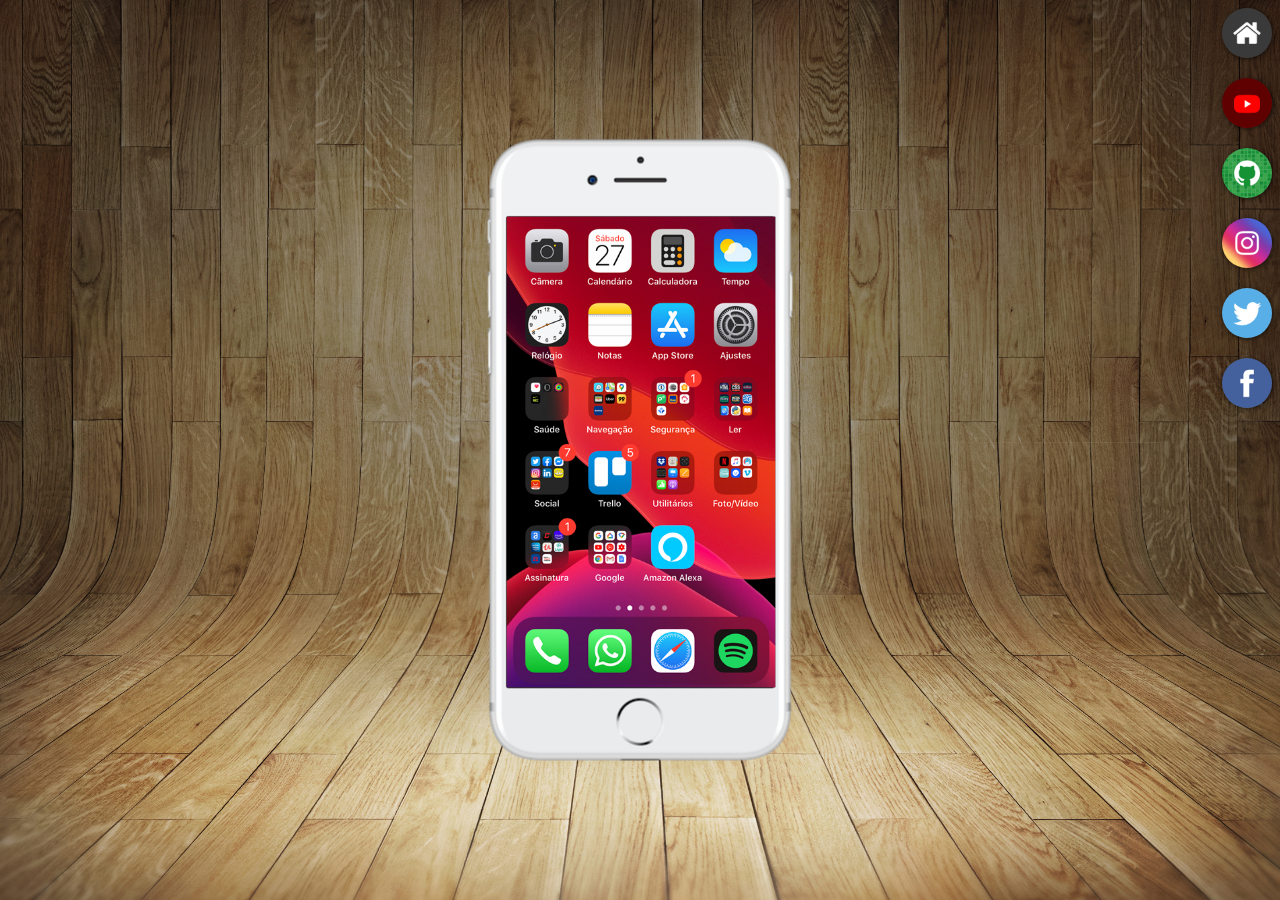
<file: index.html>
<!DOCTYPE html>
<html lang="pt-br">
  <head>
    <meta charset="UTF-8" />
    <meta name="viewport" content="width=device-width, initial-scale=1.0" />
    <link rel="shortcut icon" href="favicon.ico" type="image/x-icon" />
    <link rel="stylesheet" href="./estilos/style.css" />
    <title>Projeto de Redes Socias</title>
  </head>
  <body>
    <main>

      <section id="telefone">
        <iframe
          src="./home.html"
          name="tela"
          id="tela"
          frameborder="0"
          Seu navegador não é compatível.
        ></iframe>
      </section>

      <section id="redes-sociais">
        <a href="home.html" target="tela">
          <img src="./imagens/logo-home.jpg" alt="Home">
        </a><br>
        <a href="./yt.html" target="tela">
          <img src="./imagens/logo-youtube.jpg" alt="Youtube">
        </a><br>
        <a href="./gh.html" target="tela">
          <img src="./imagens/logo-github.jpg" alt="GitHub">
        </a><br>
        <a href="./insta.html" target="tela">
          <img src="./imagens/logo-instagram.jpg" alt="Istagram">
        </a><br>
        <a href="./tw.html" target="tela">
          <img src="./imagens/logo-twitter.jpg" alt="Twitter">
        </a><br>
        <a href="fb.html" target="tela">
          <img src="./imagens/logo-facebook.jpg" alt="Facebook">
        </a><br>
      </section>

    </main>
  </body>
</html>
</file>
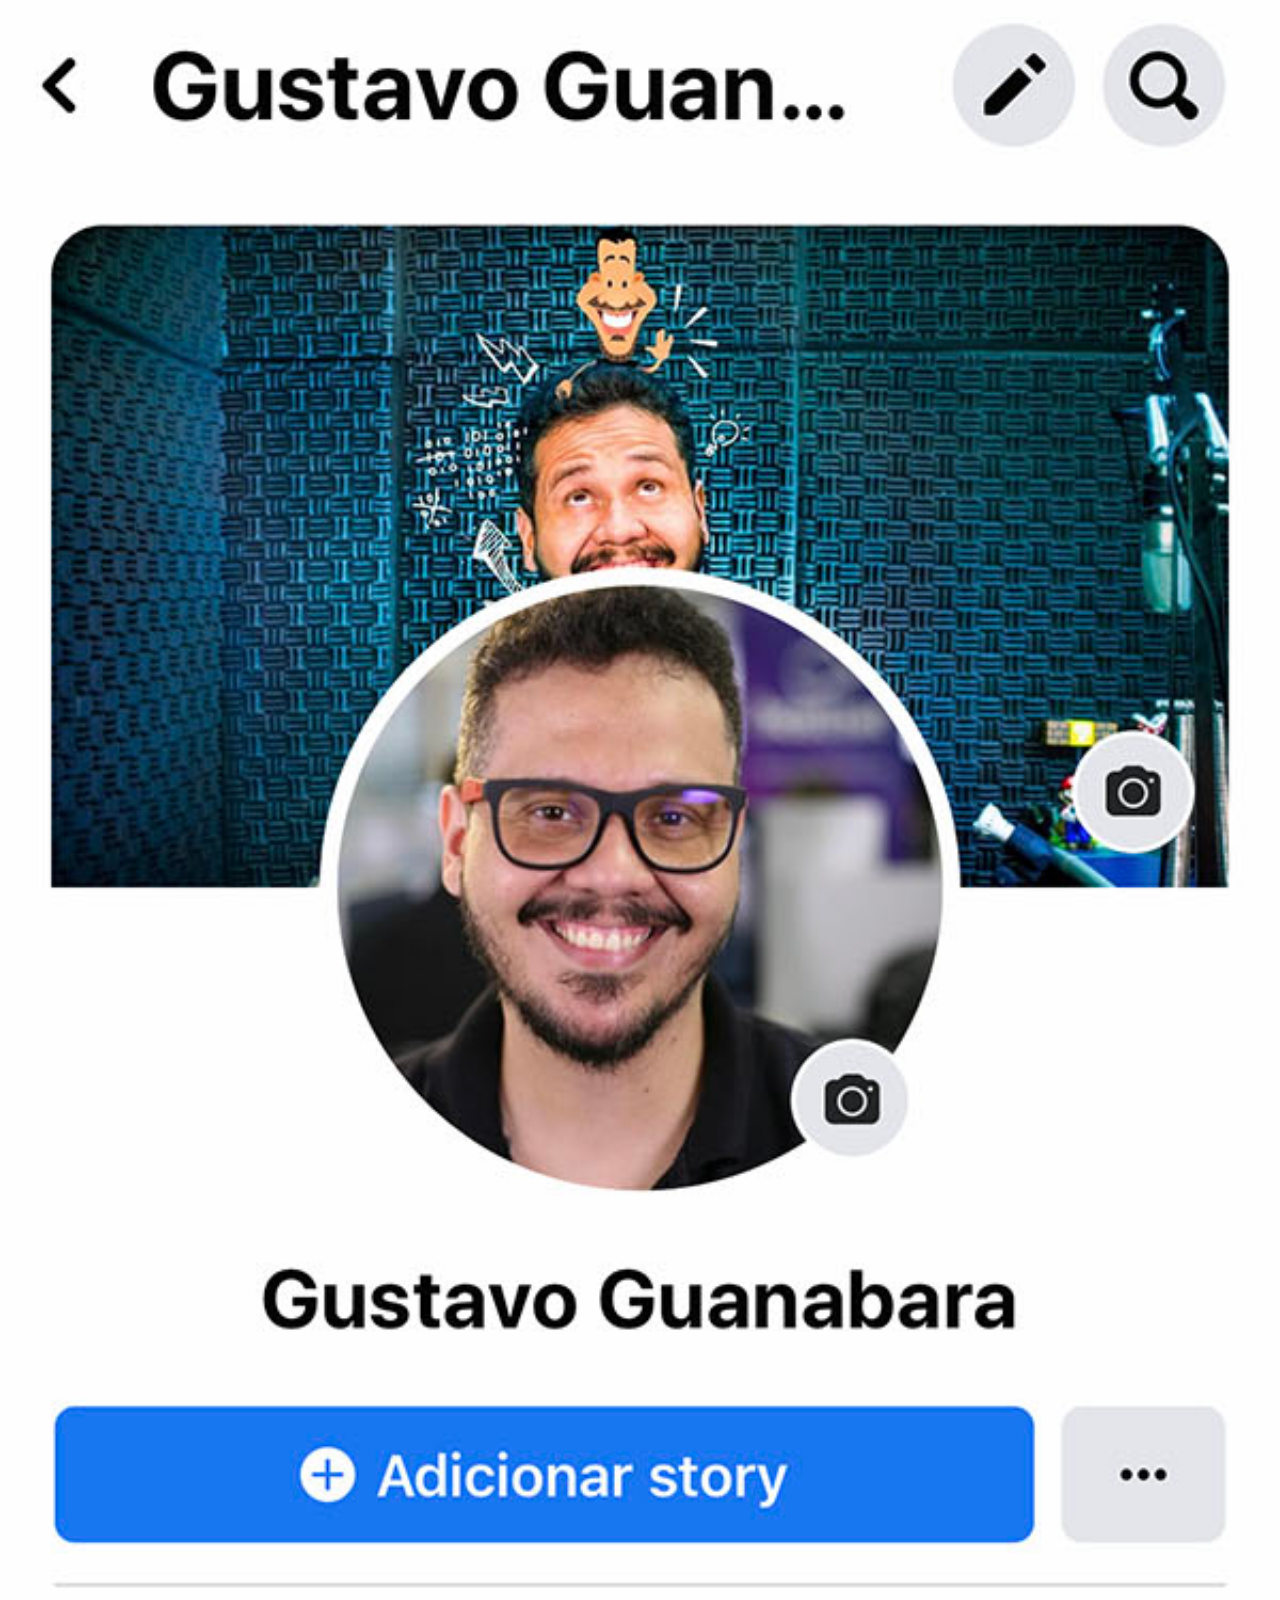
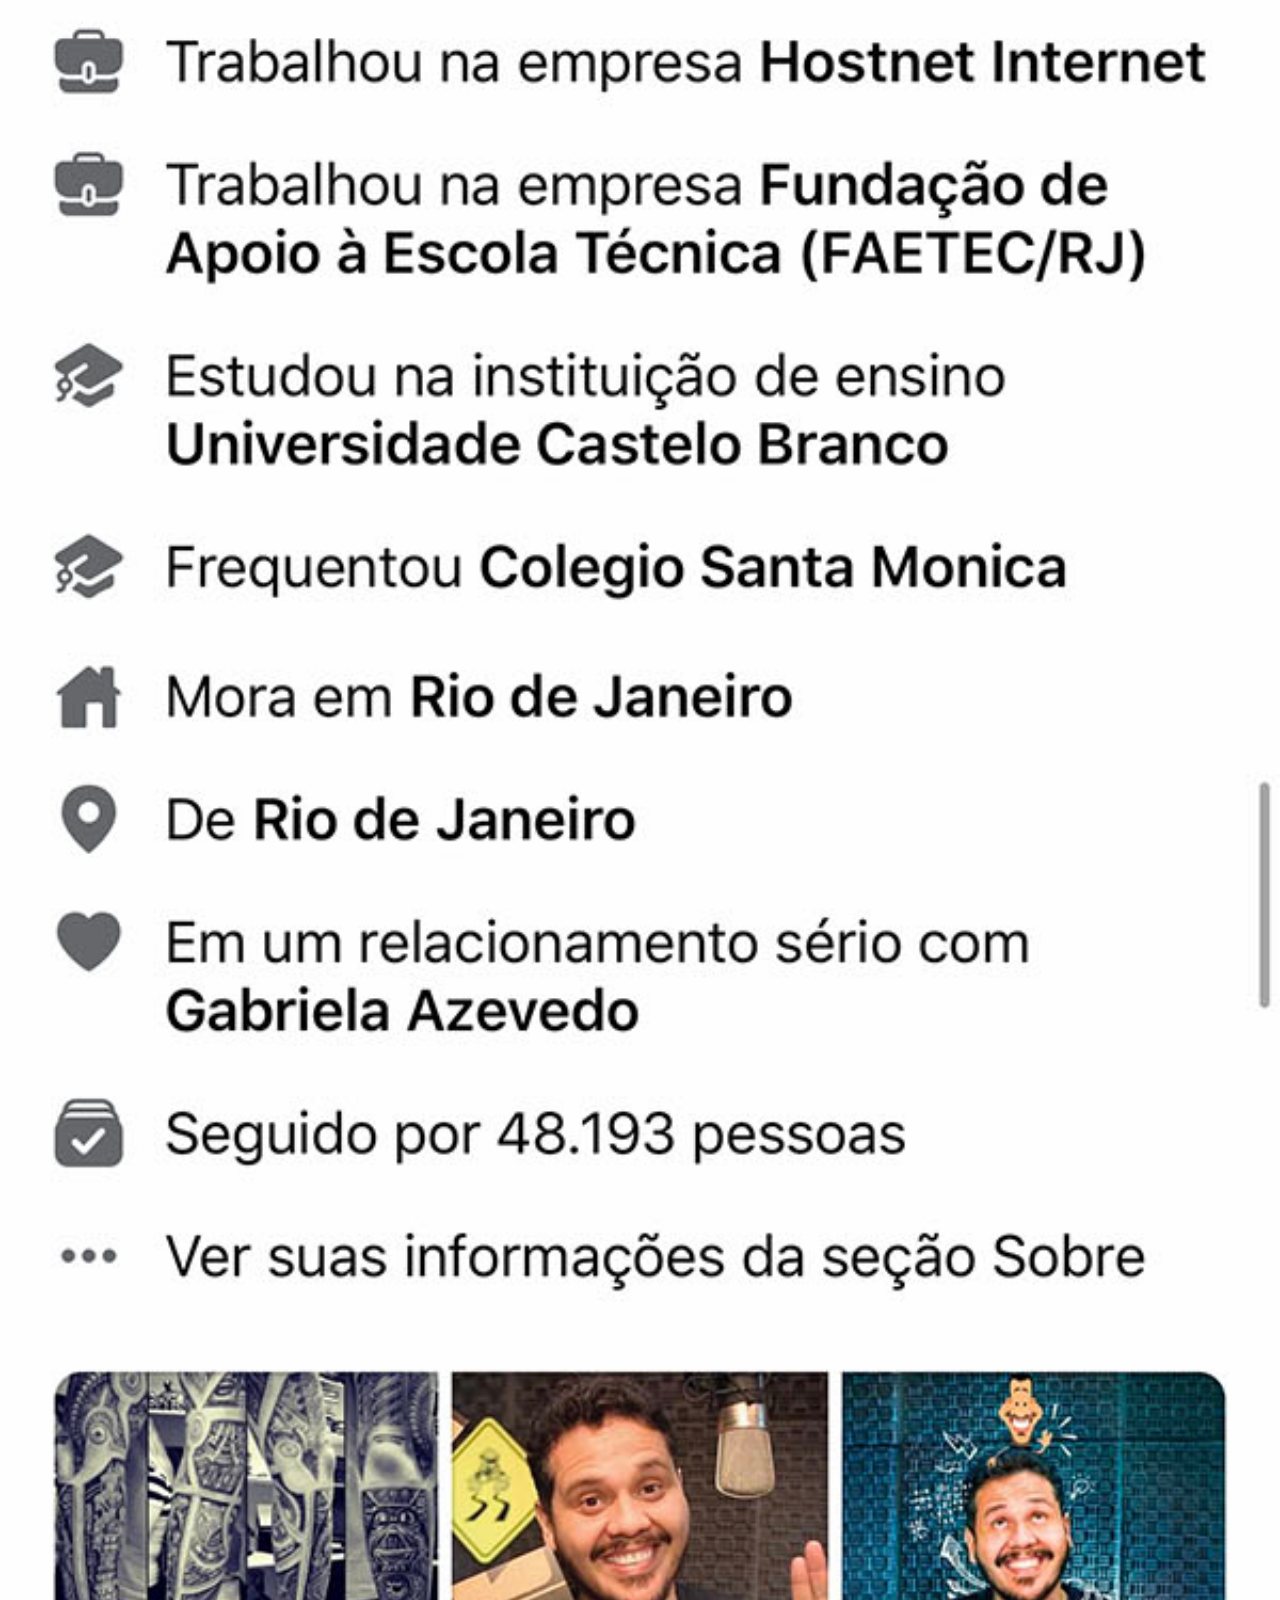
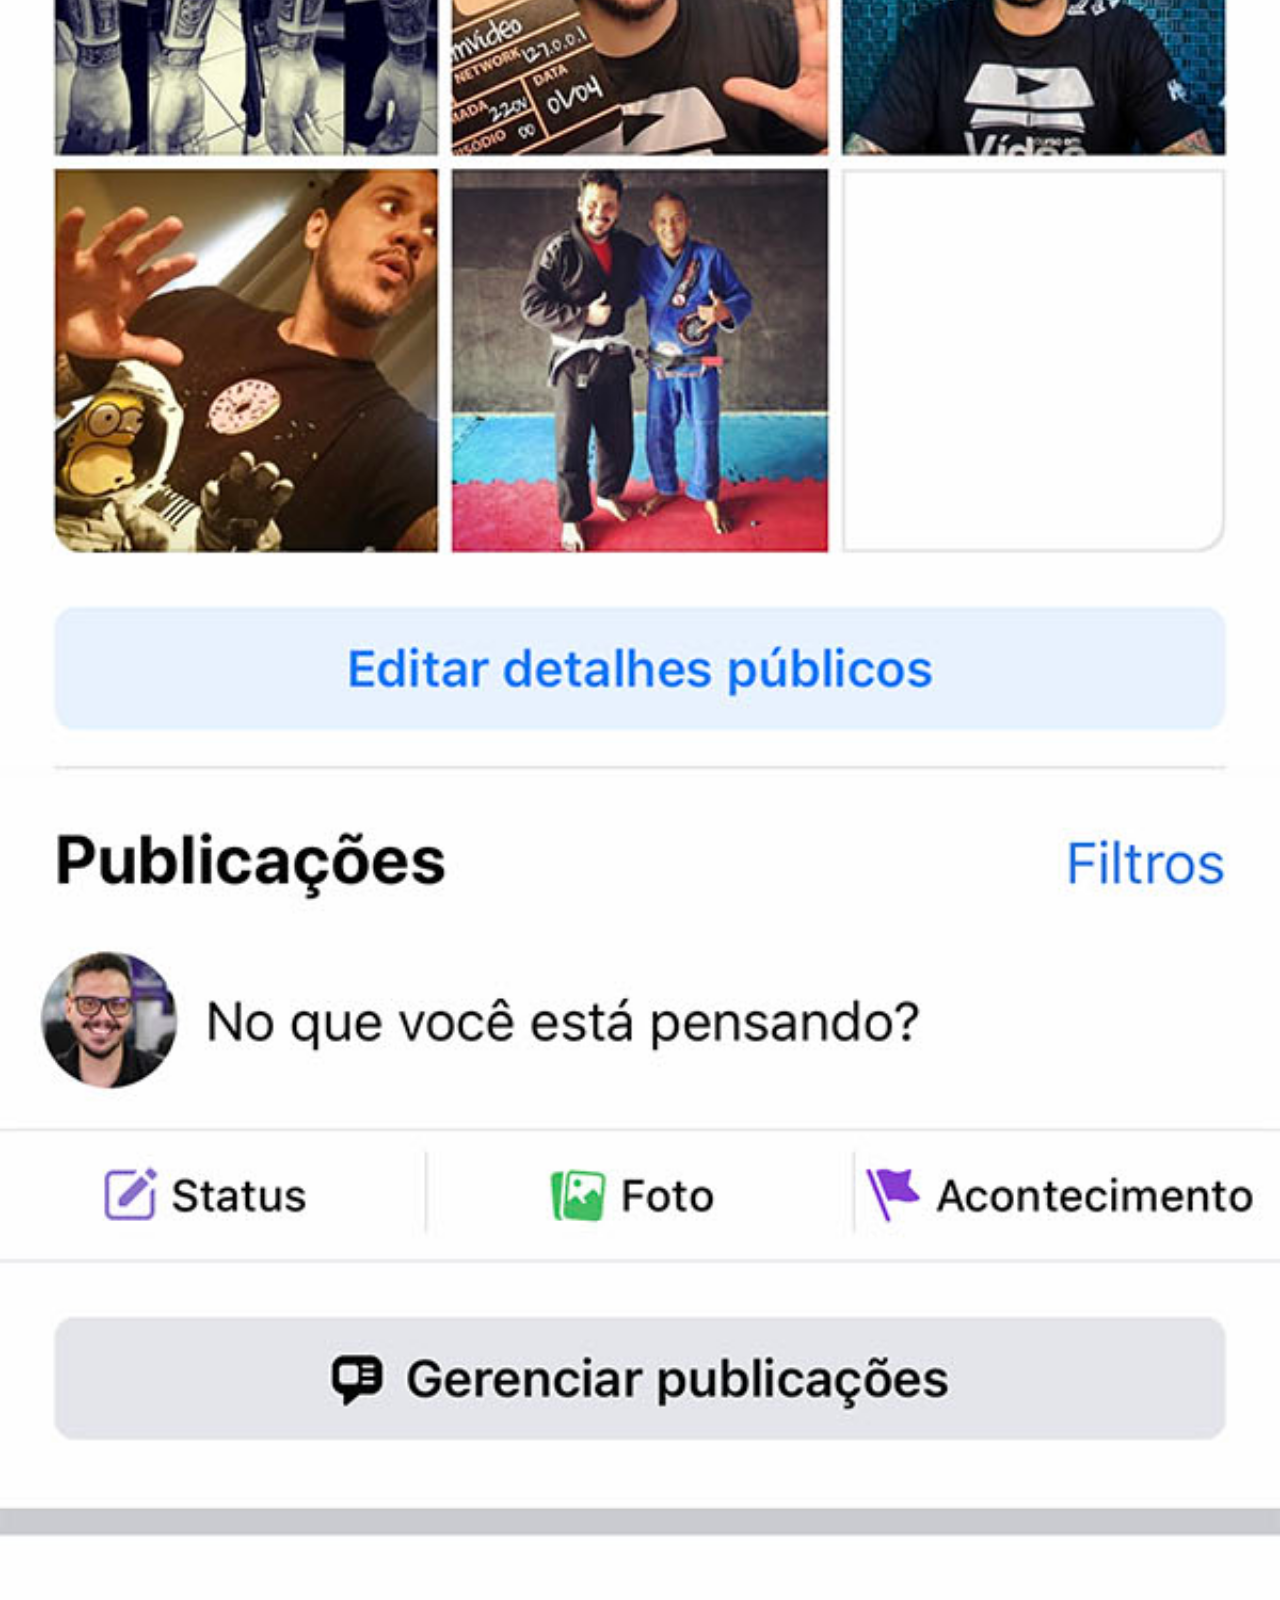
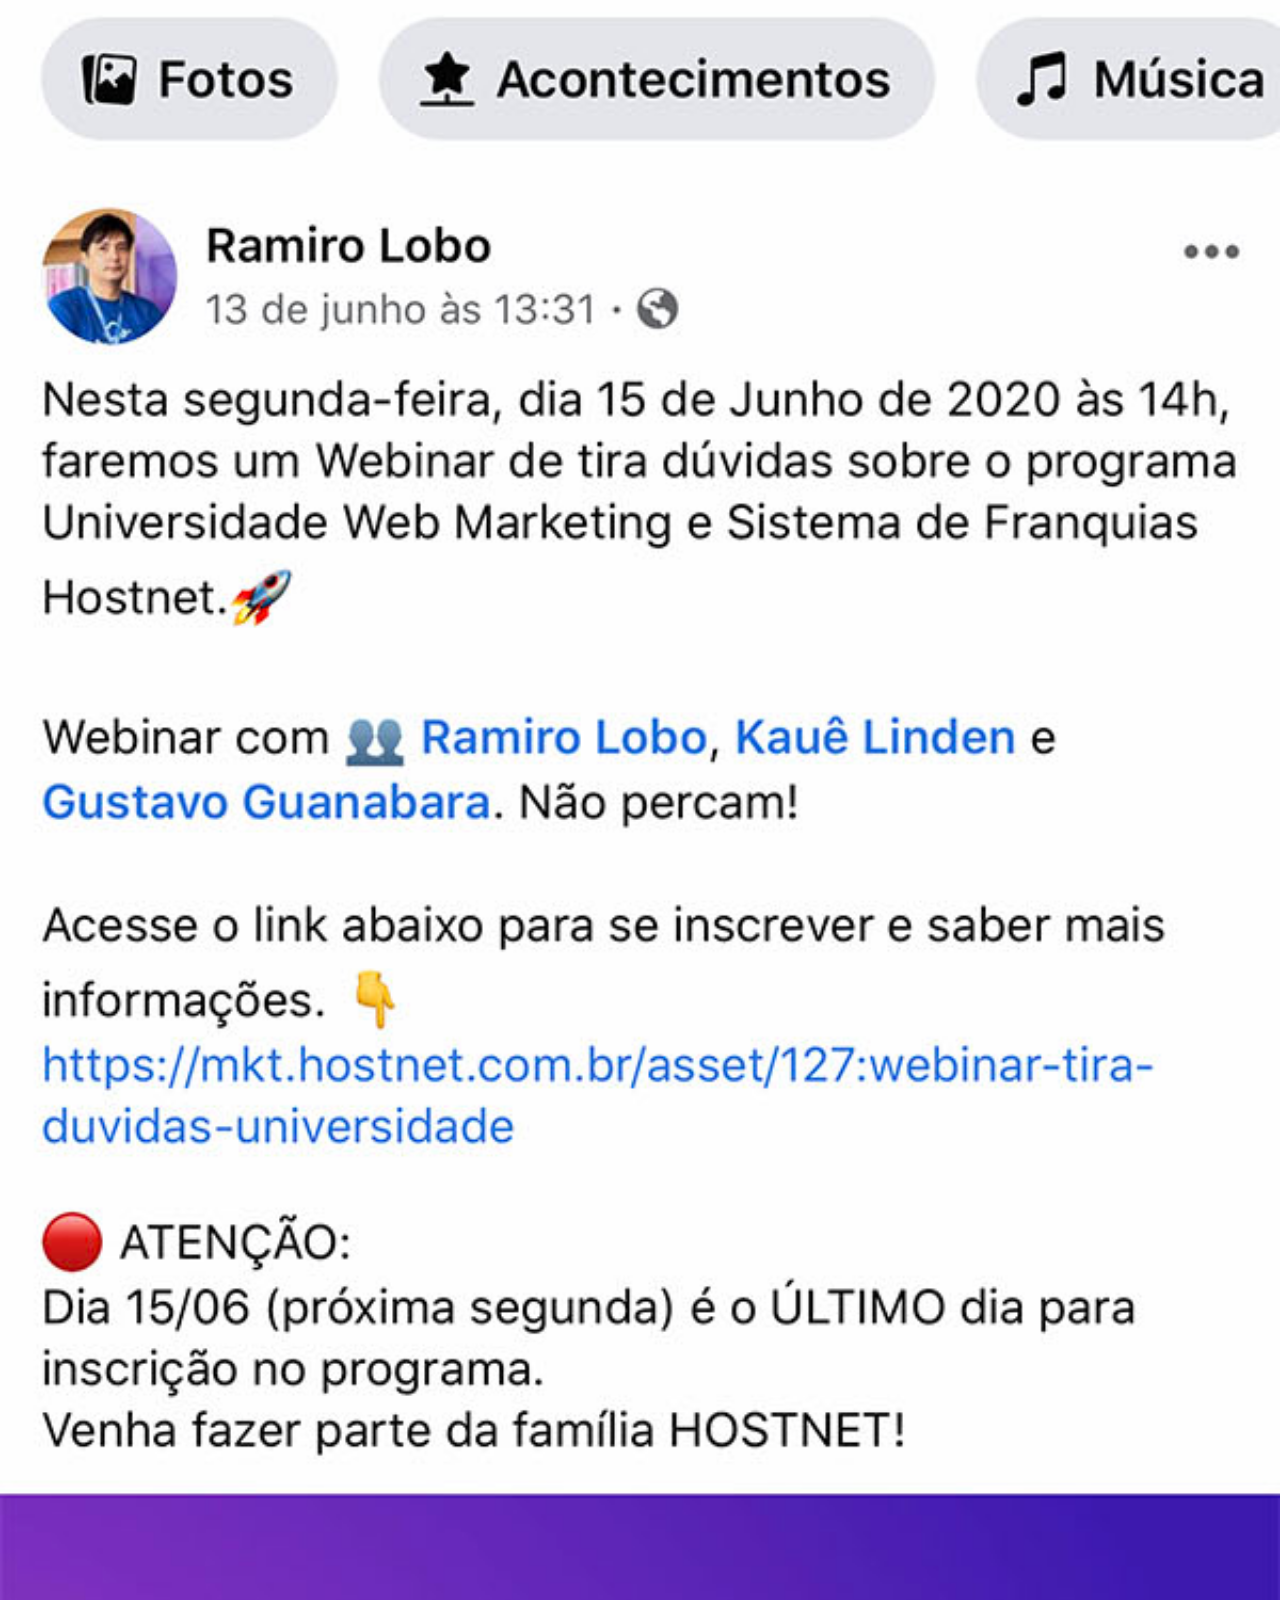
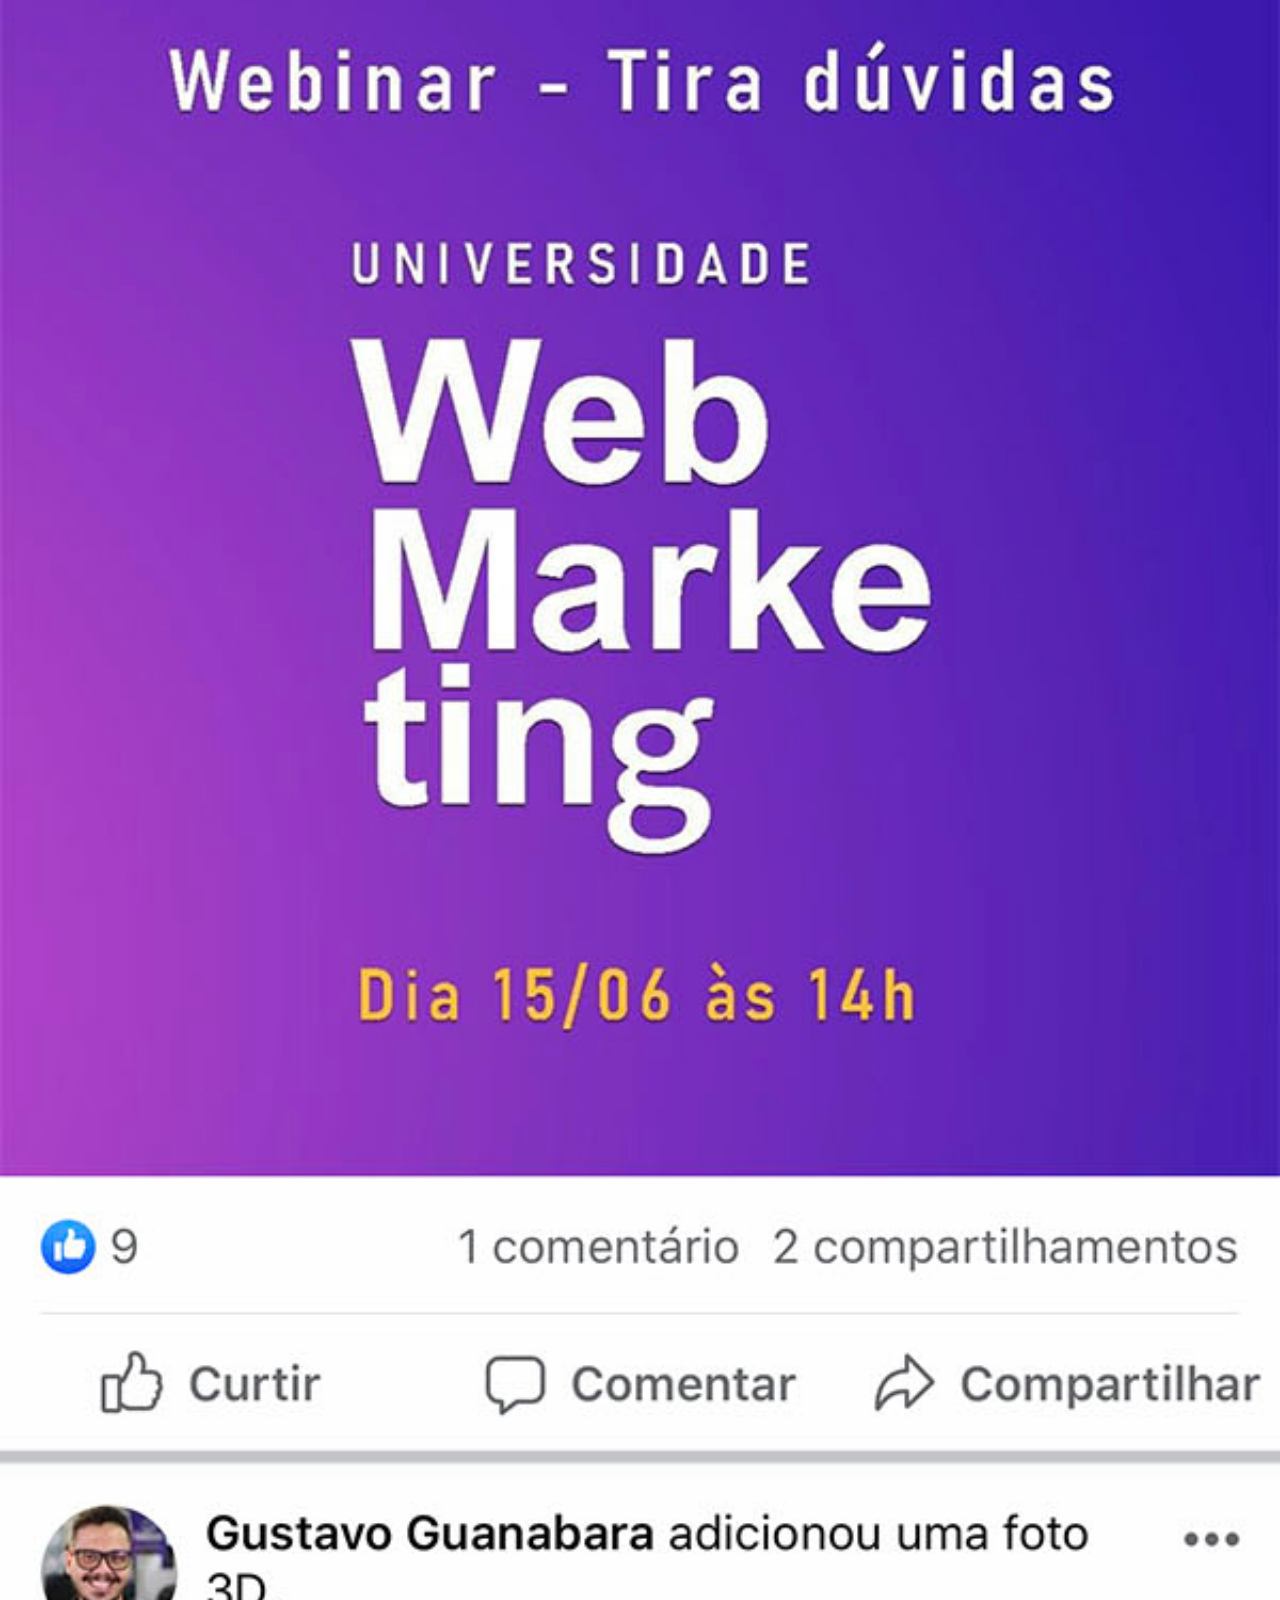
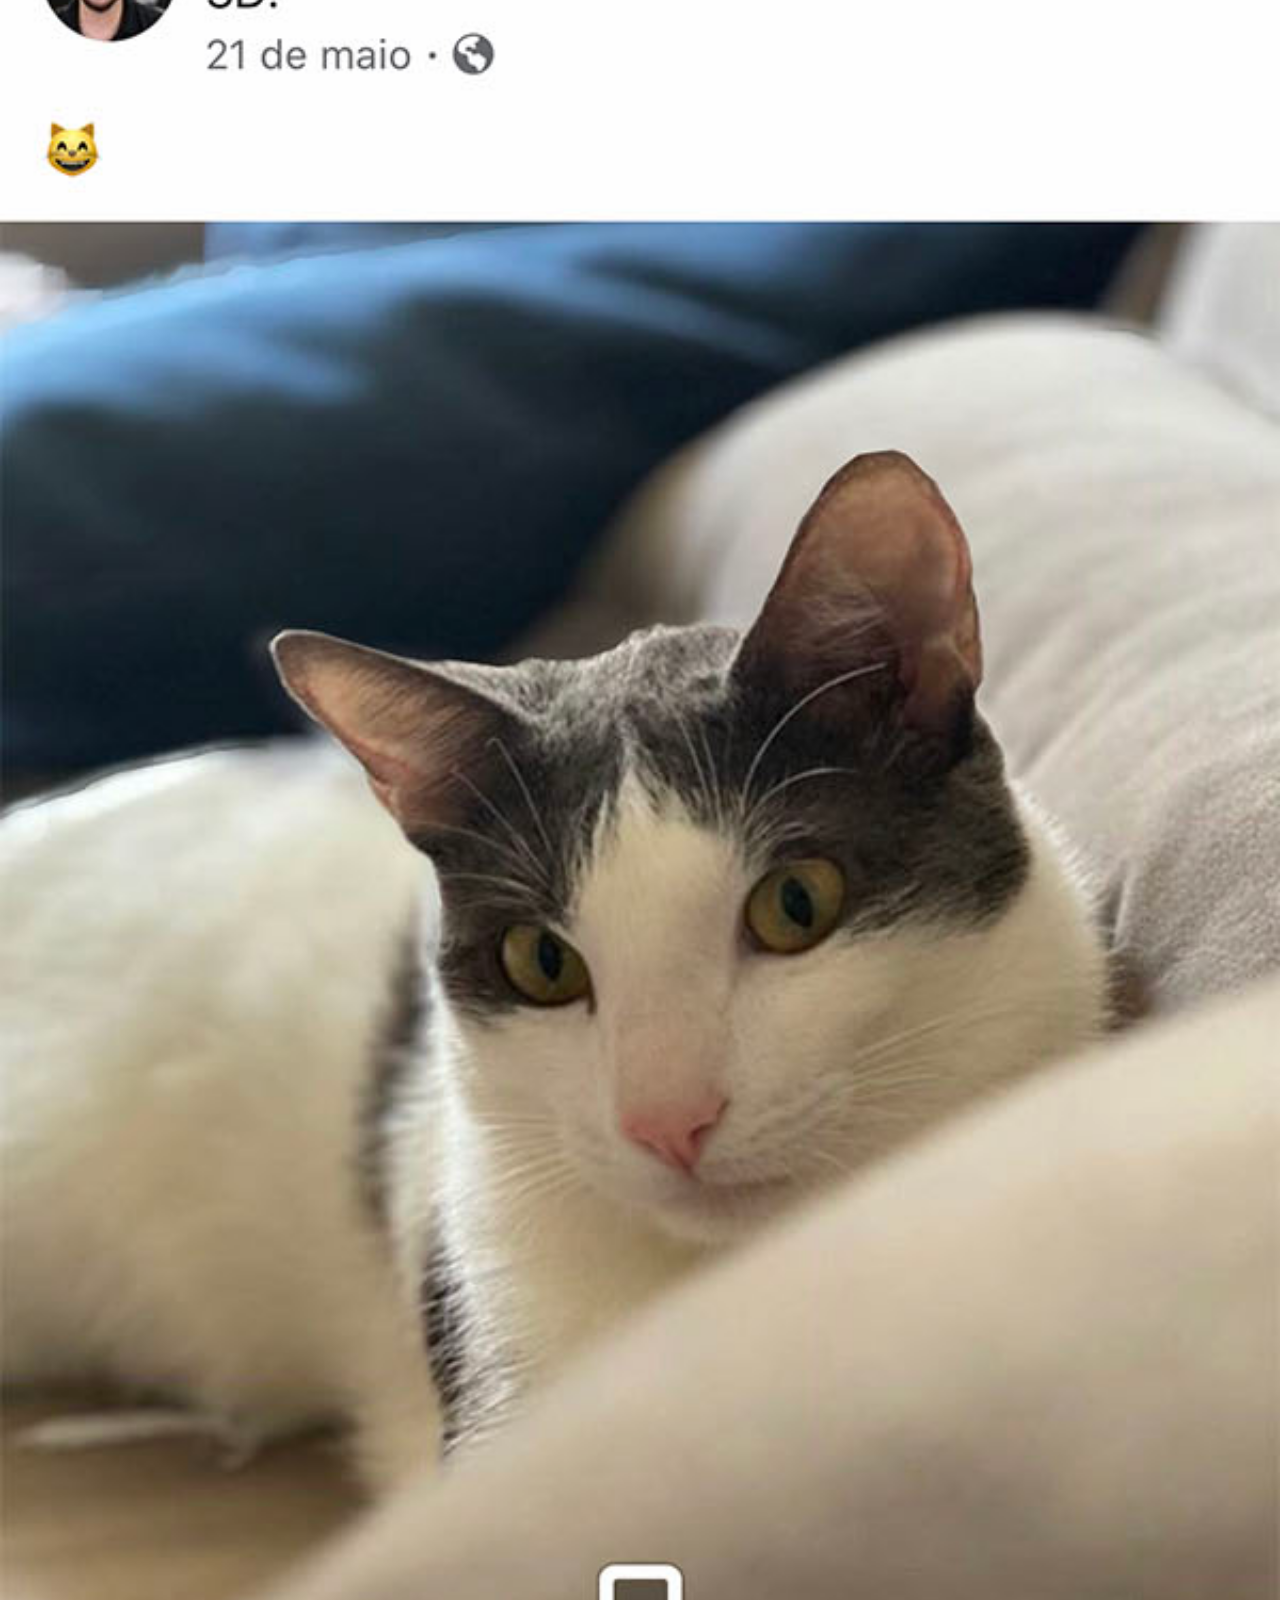
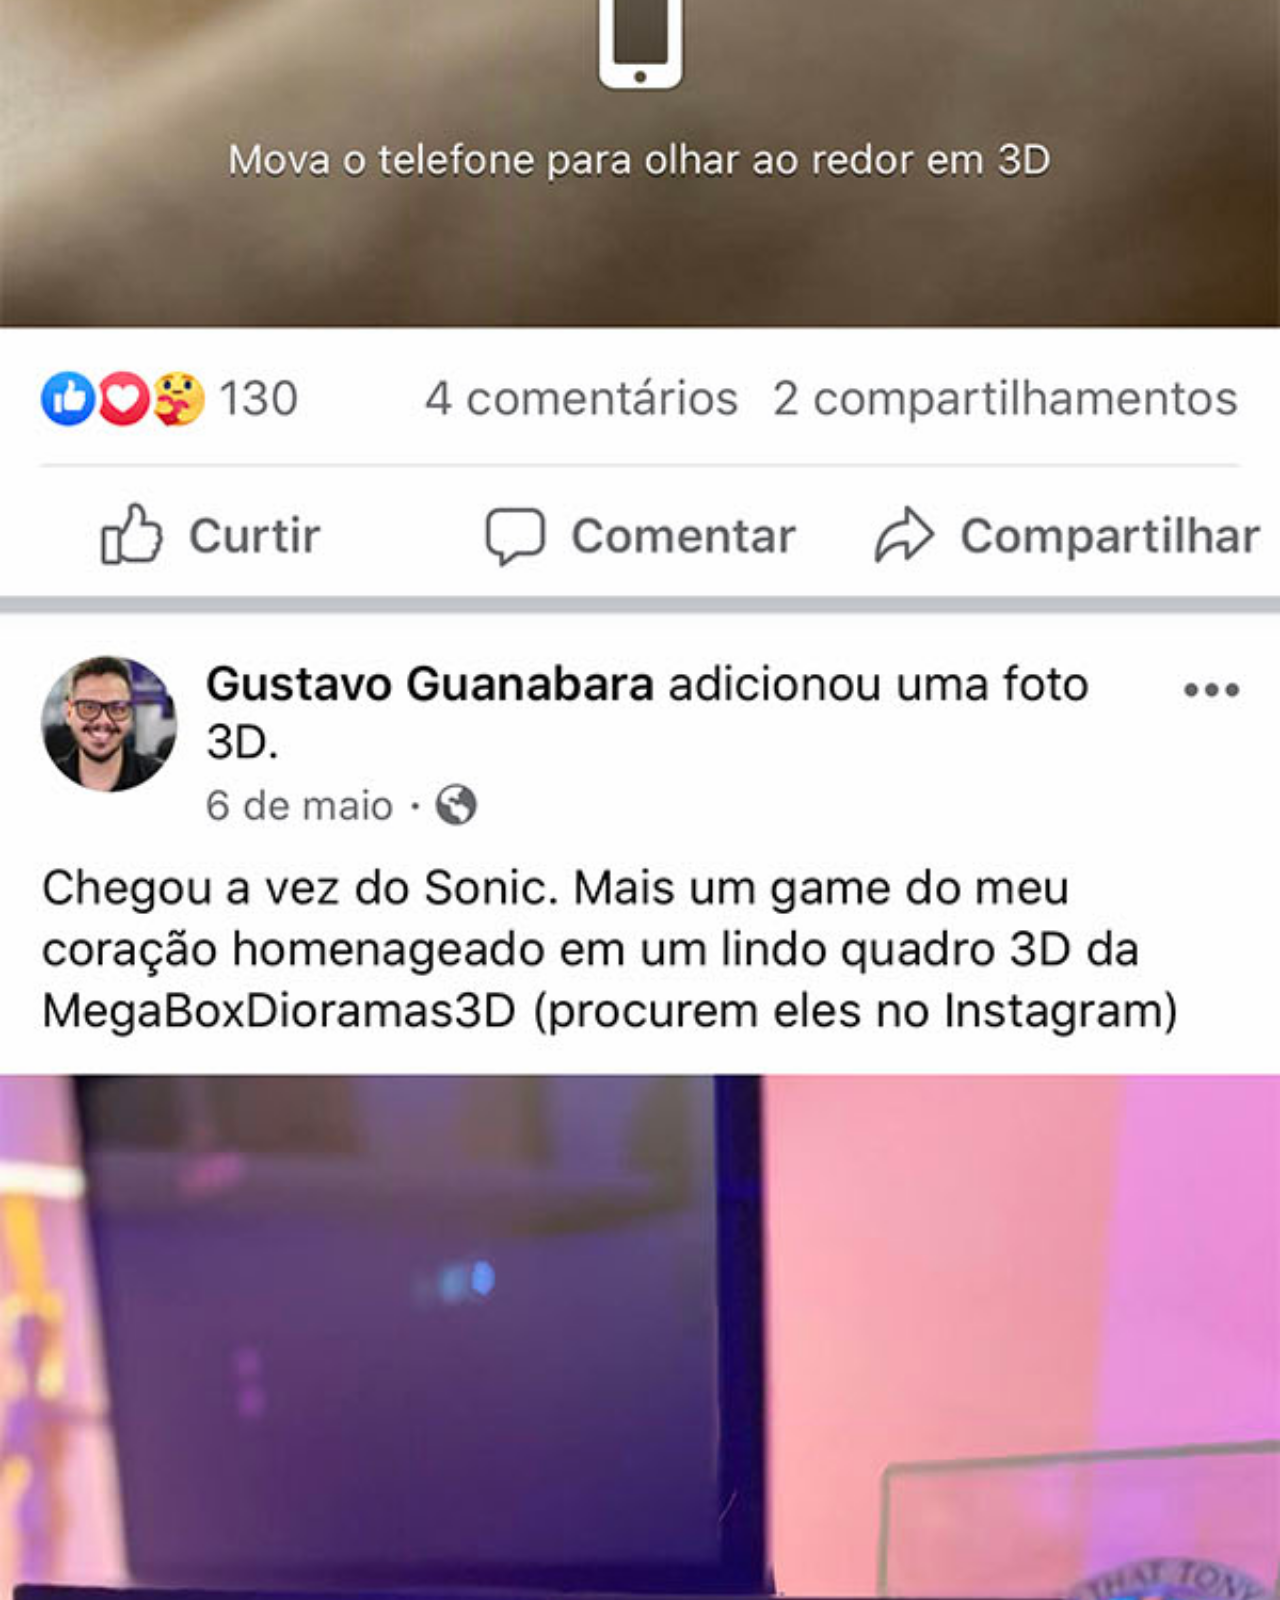
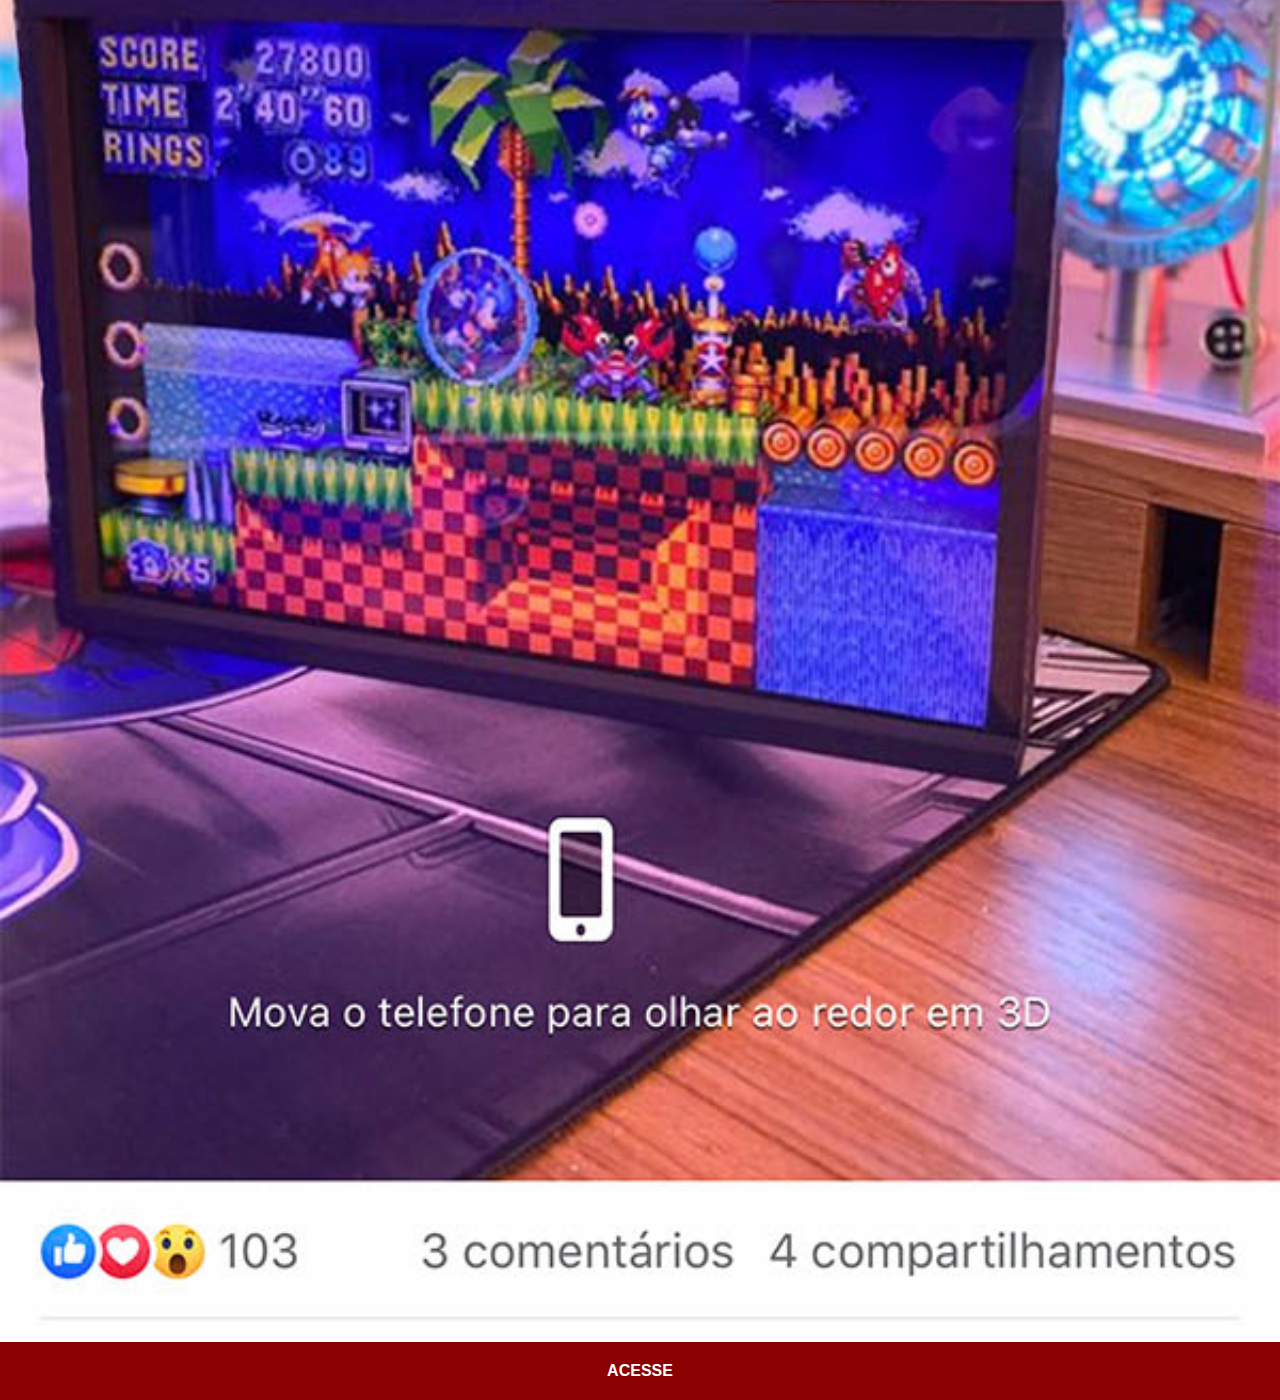
<file: fb.html>
<!DOCTYPE html>
<html lang="en">
  <head>
    <meta charset="UTF-8" />
    <meta name="viewport" content="width=device-width, initial-scale=1.0" />
    <title>Facebook</title>
    <link rel="stylesheet" href="./estilos/social-home.css" />
  </head>
  <body>
    <img src="./imagens/tela-facebook.jpg" alt="imagem do Facebook" />
    <a href="https://www.facebook.com/gustavoguanabara/?locale=pt_BR" target="_blank">ACESSE</a>
  </body>
</html>
</file>
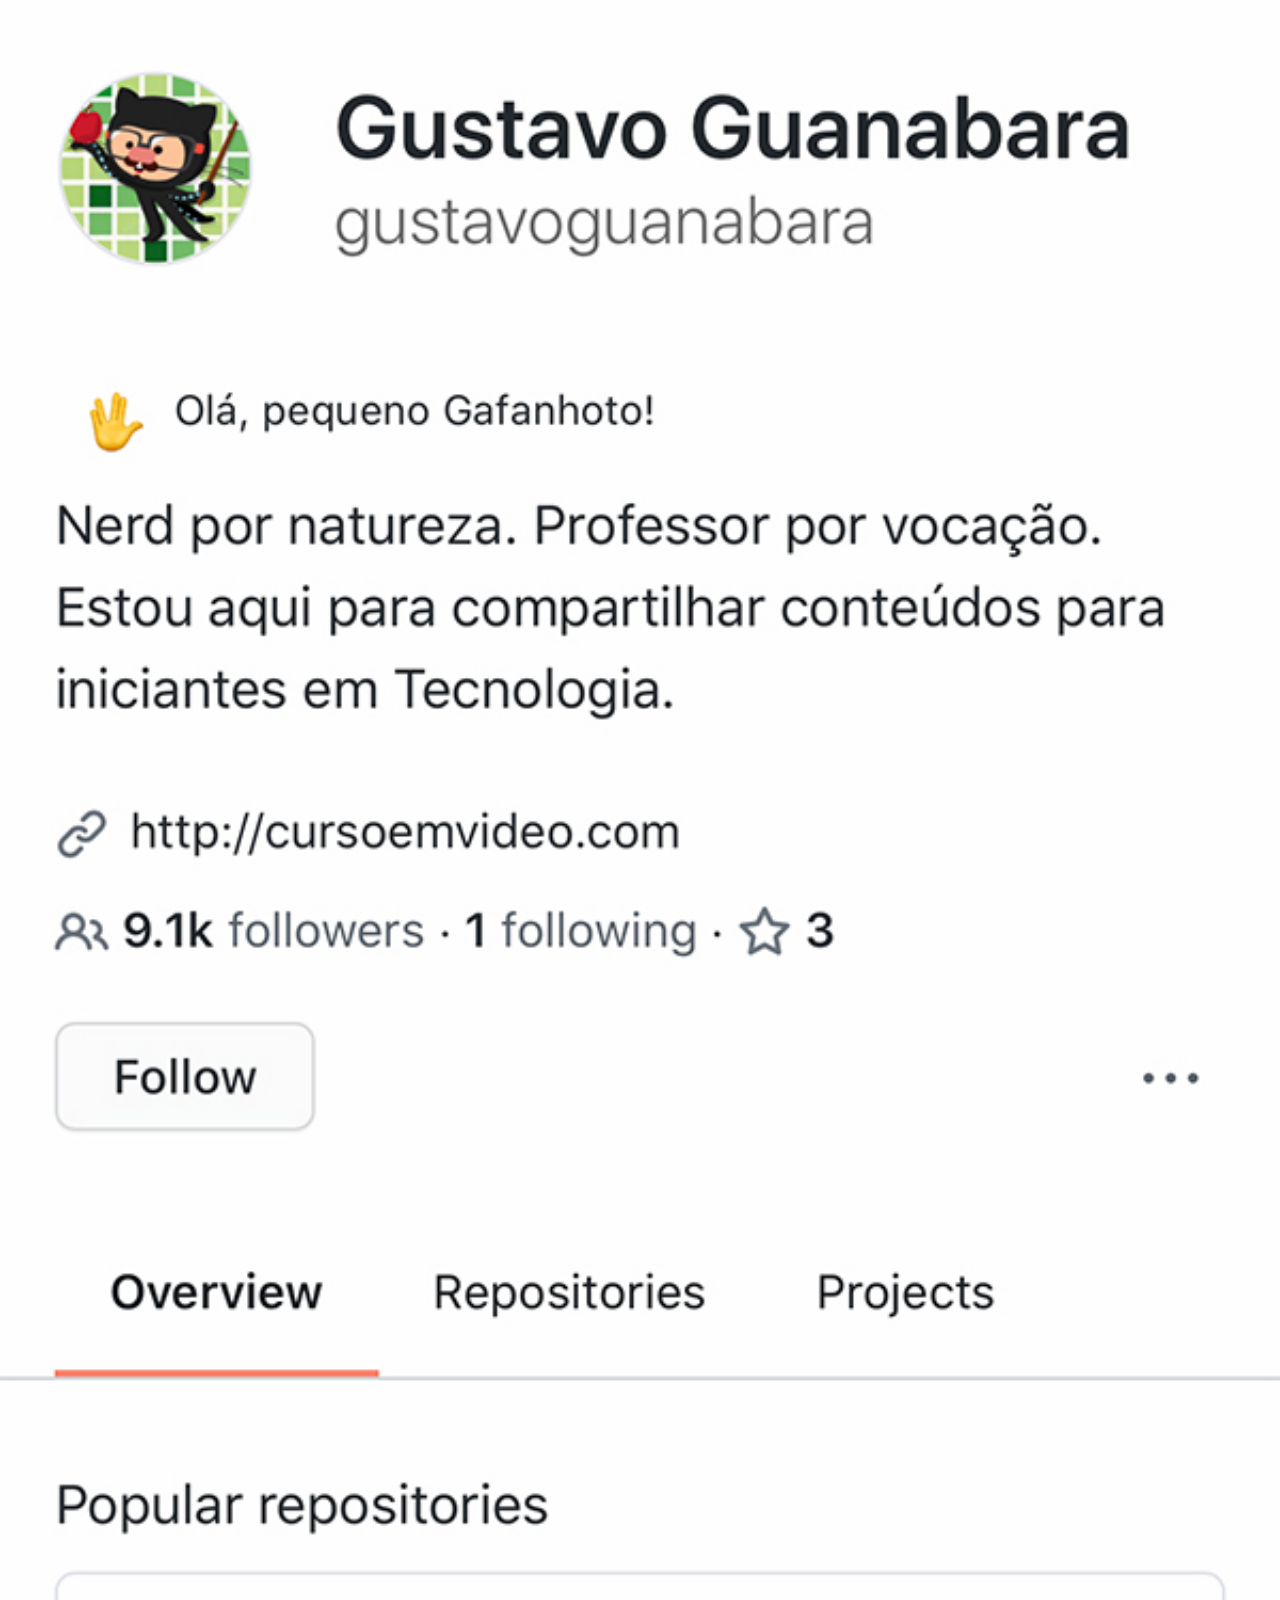
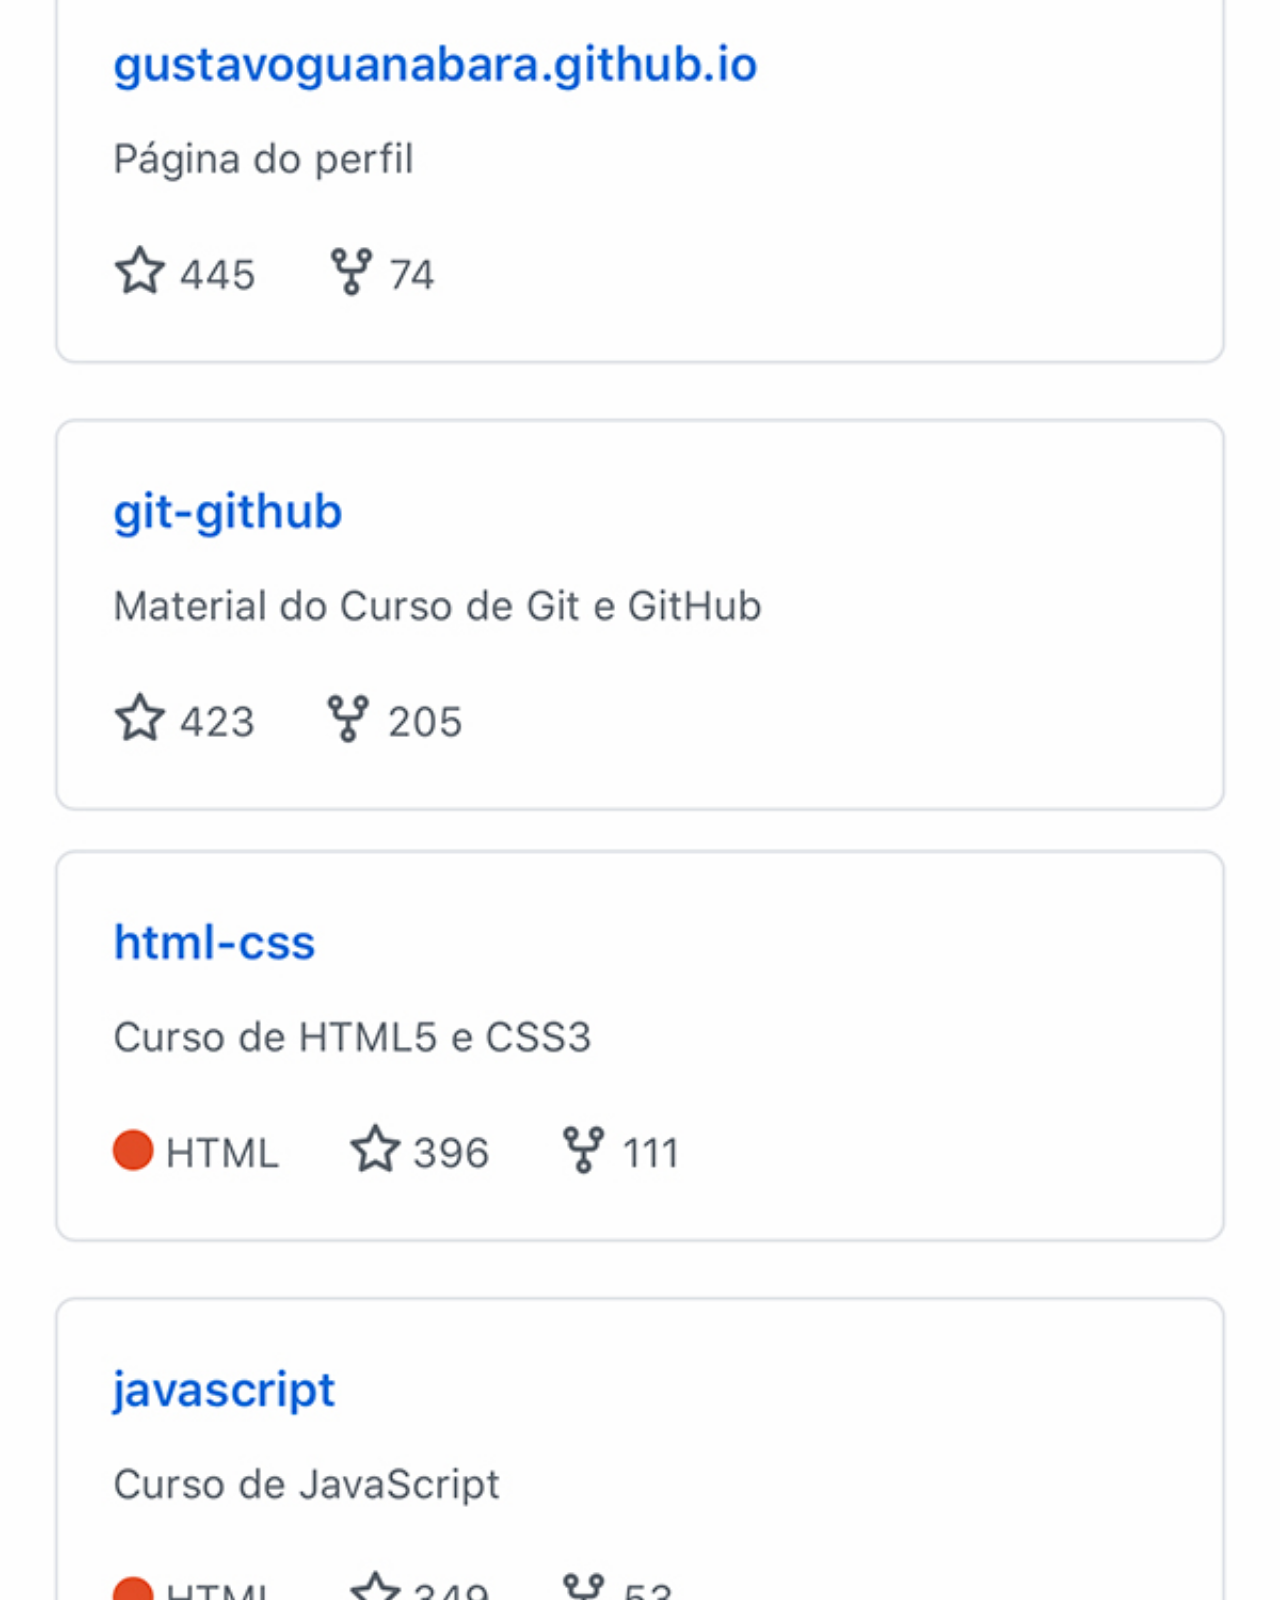
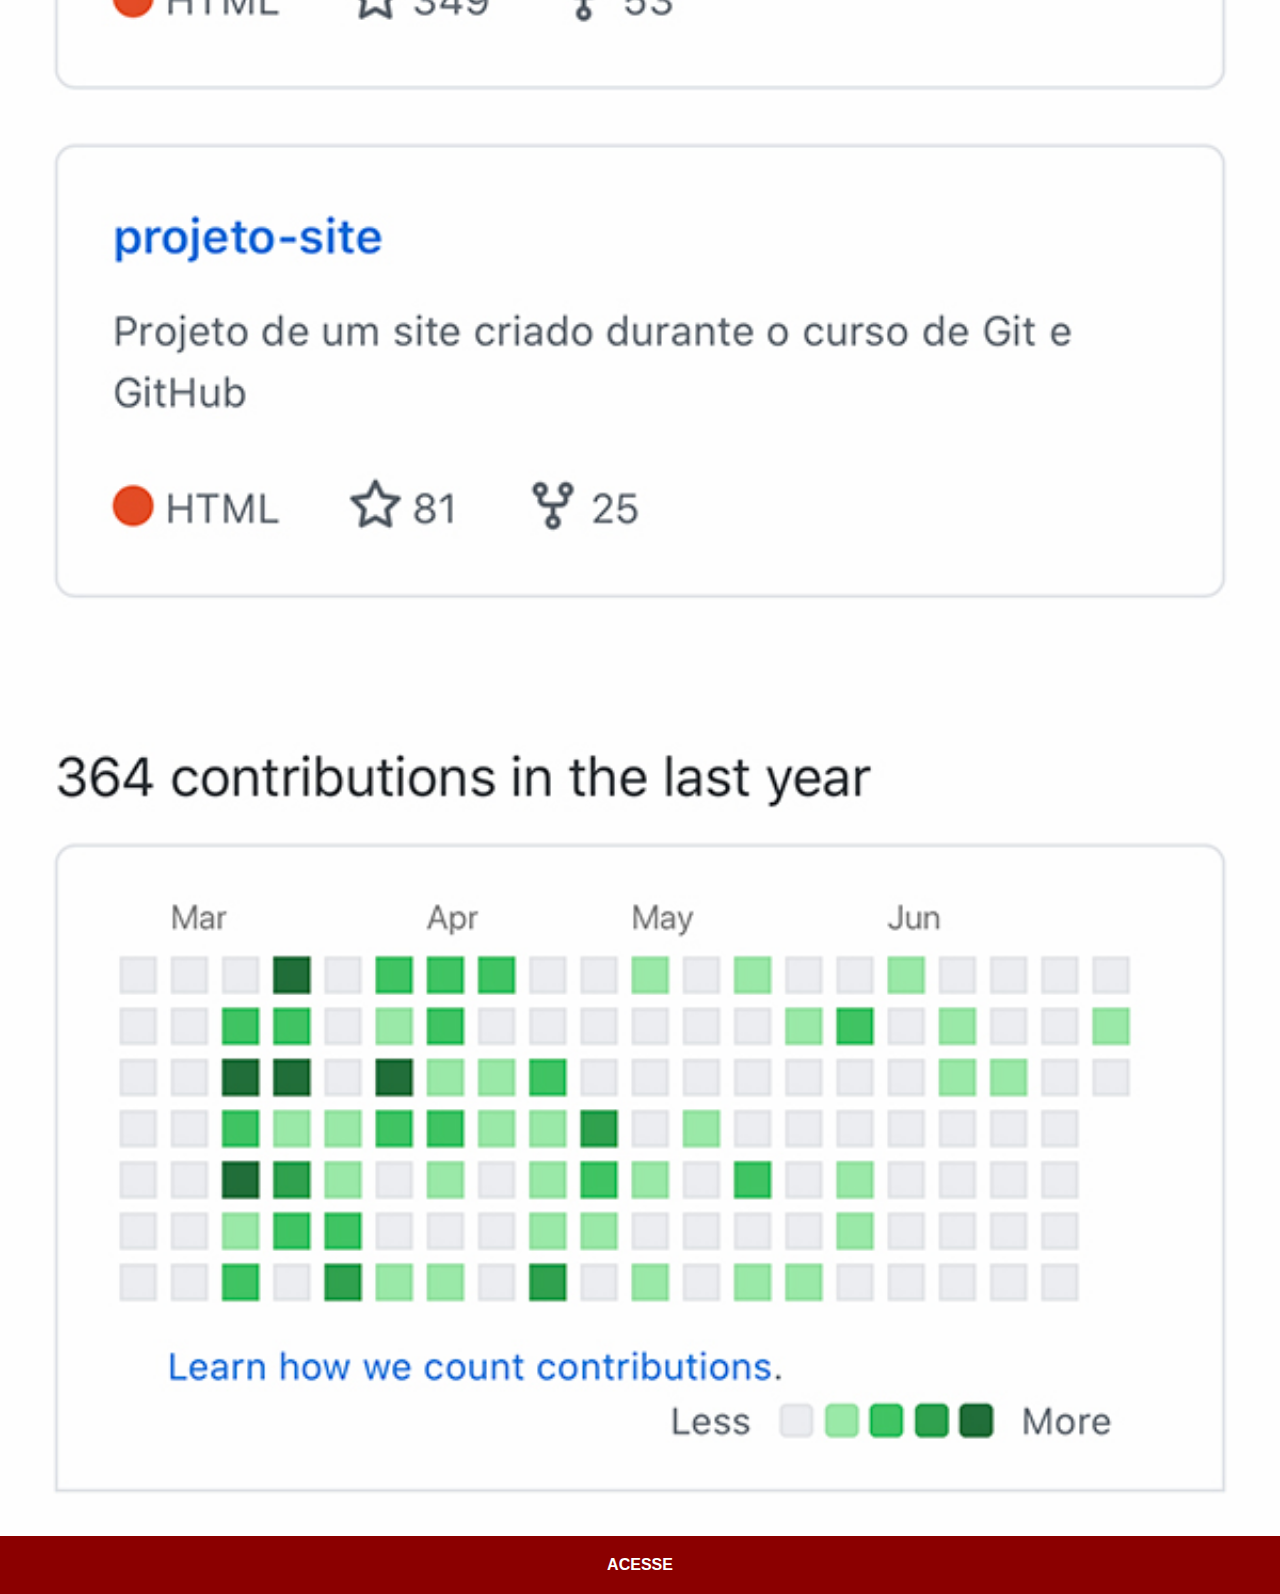
<file: gh.html>
<!DOCTYPE html>
<html lang="en">
<head>
  <meta charset="UTF-8">
  <meta name="viewport" content="width=device-width, initial-scale=1.0">
  <title>GitHub</title>
  <link rel="stylesheet" href="./estilos/social-home.css">
</head>
<body>
  <img src="./imagens/tela-github.jpg" alt="imagem do github">
  <a href="https://github.com/gustavoguanabara" target="_blank">ACESSE</a>
</body>
</html>
</file>
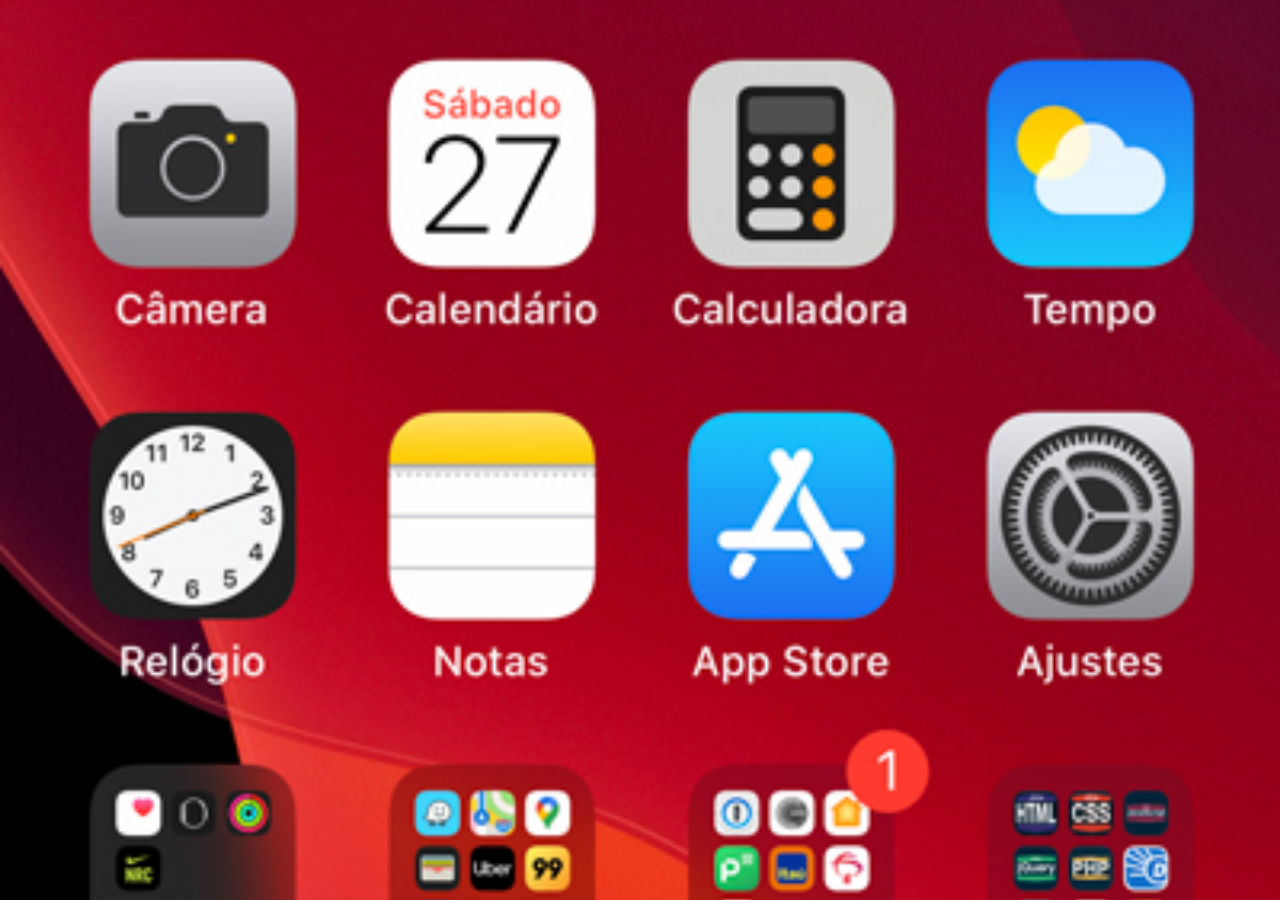
<file: home.html>
<!DOCTYPE html>
<html lang="en">
  <head>
    <meta charset="UTF-8" />
    <meta name="viewport" content="width=device-width, initial-scale=1.0" />
    <title>Document</title>
    <style>
      * {
        margin: 0;
        padding: 0;
      }

      body {
        width: 100vw;
        height: 100vh;
        background: black url('./imagens/tela-home.jpg') no-repeat top center;
        background-size: cover;
      }
    </style>
  </head>
  <body></body>
</html>
</file>
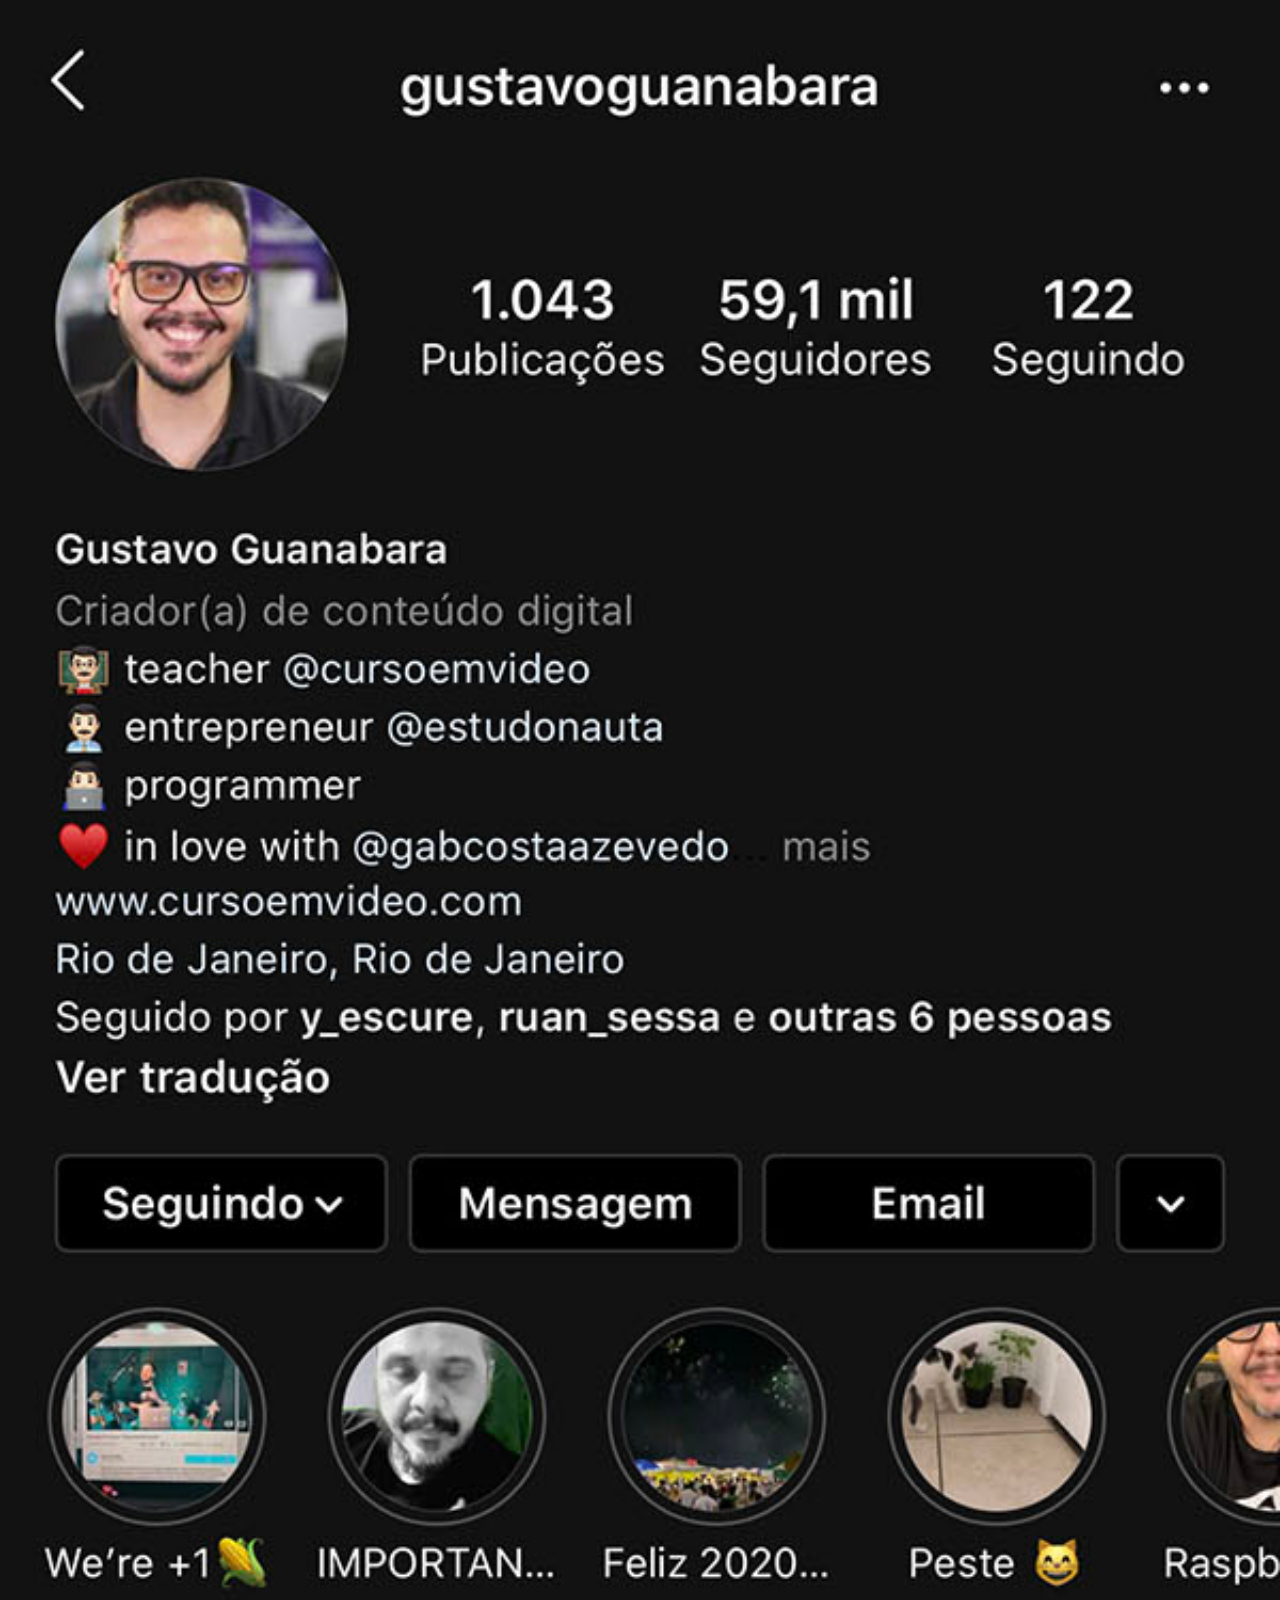
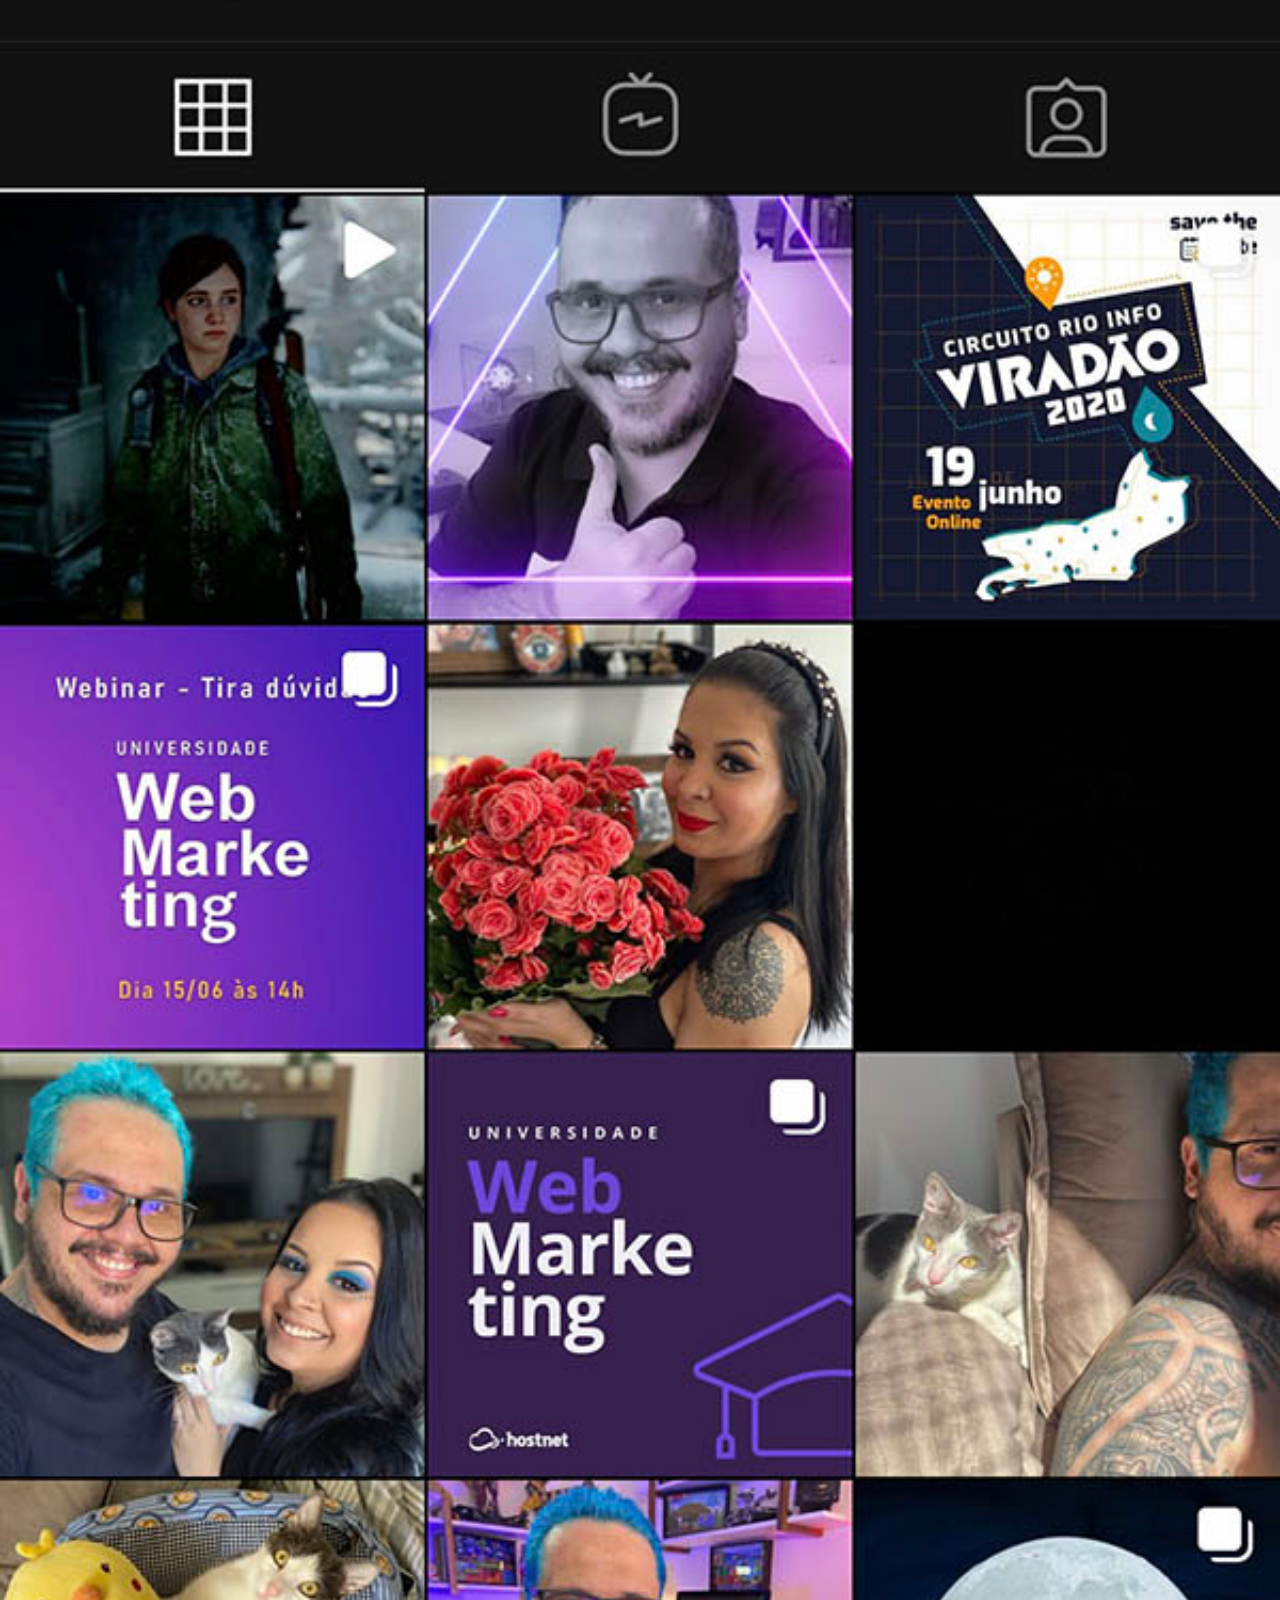
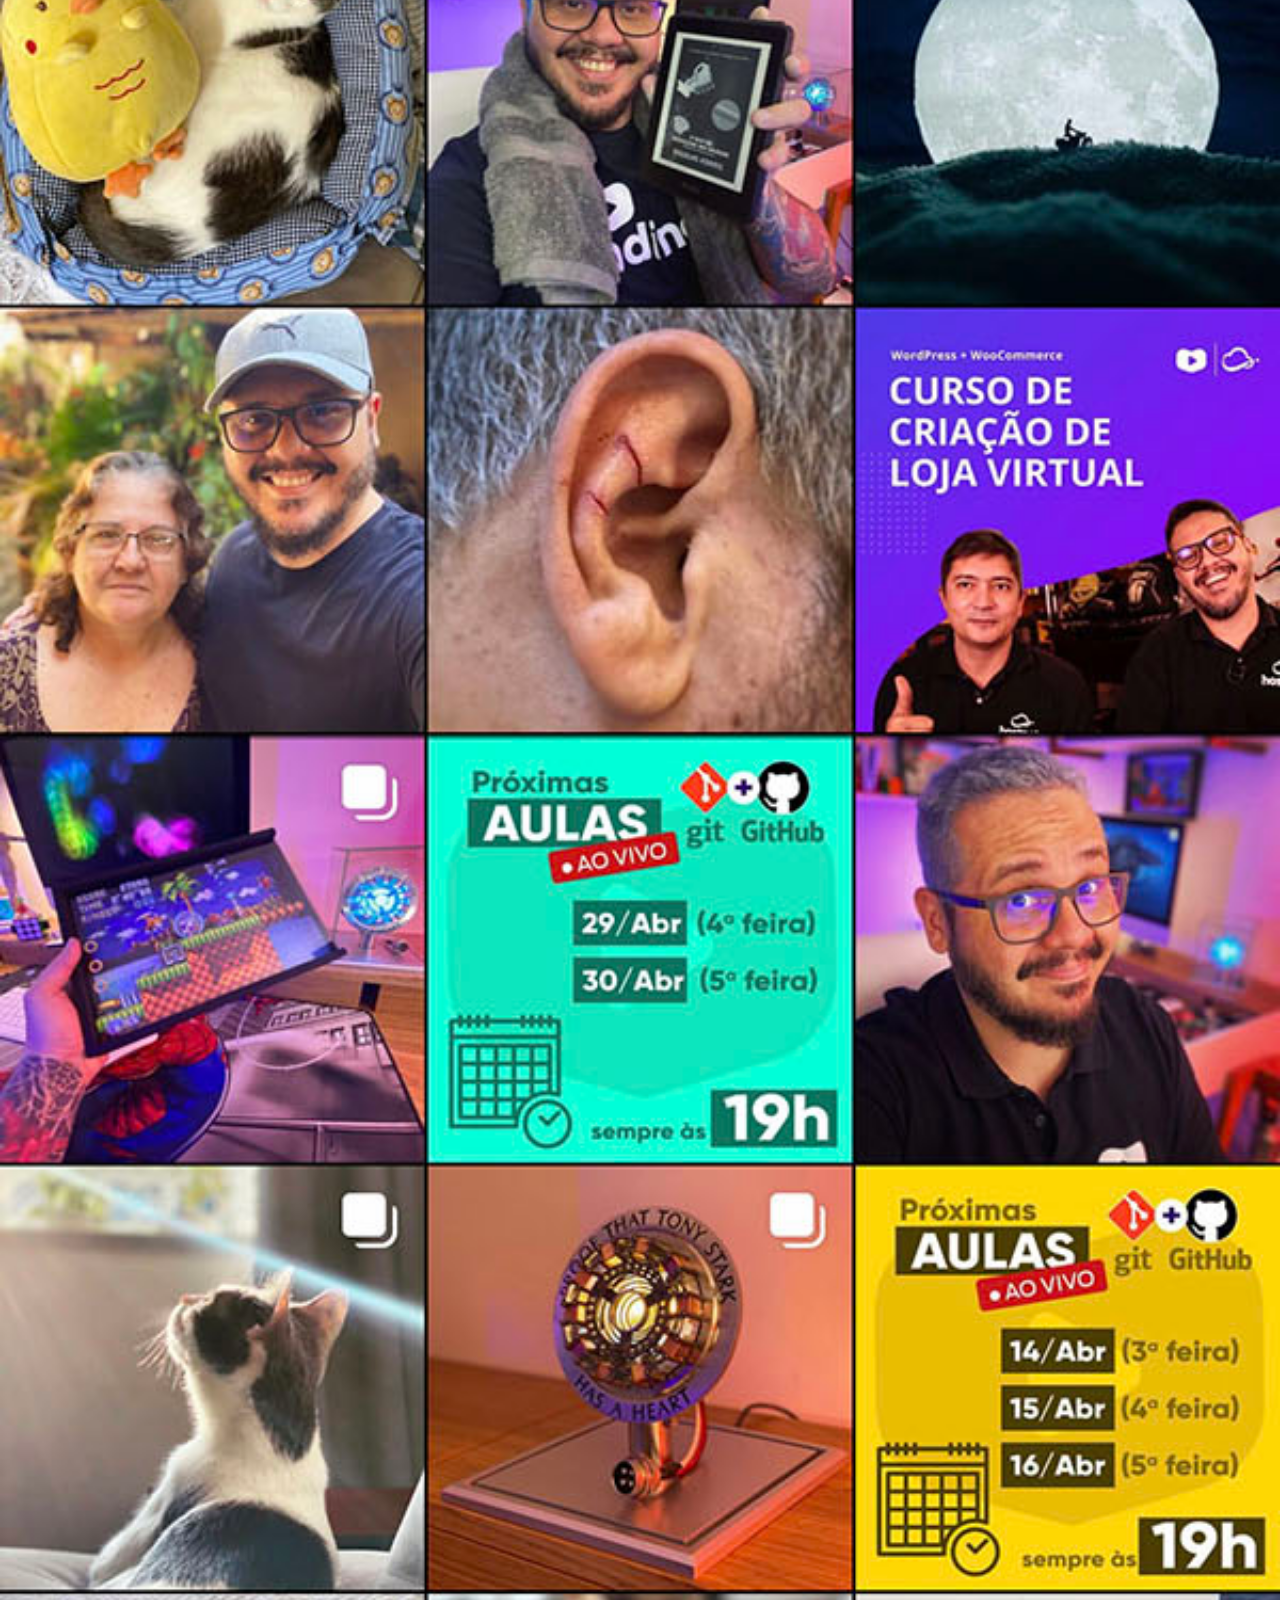
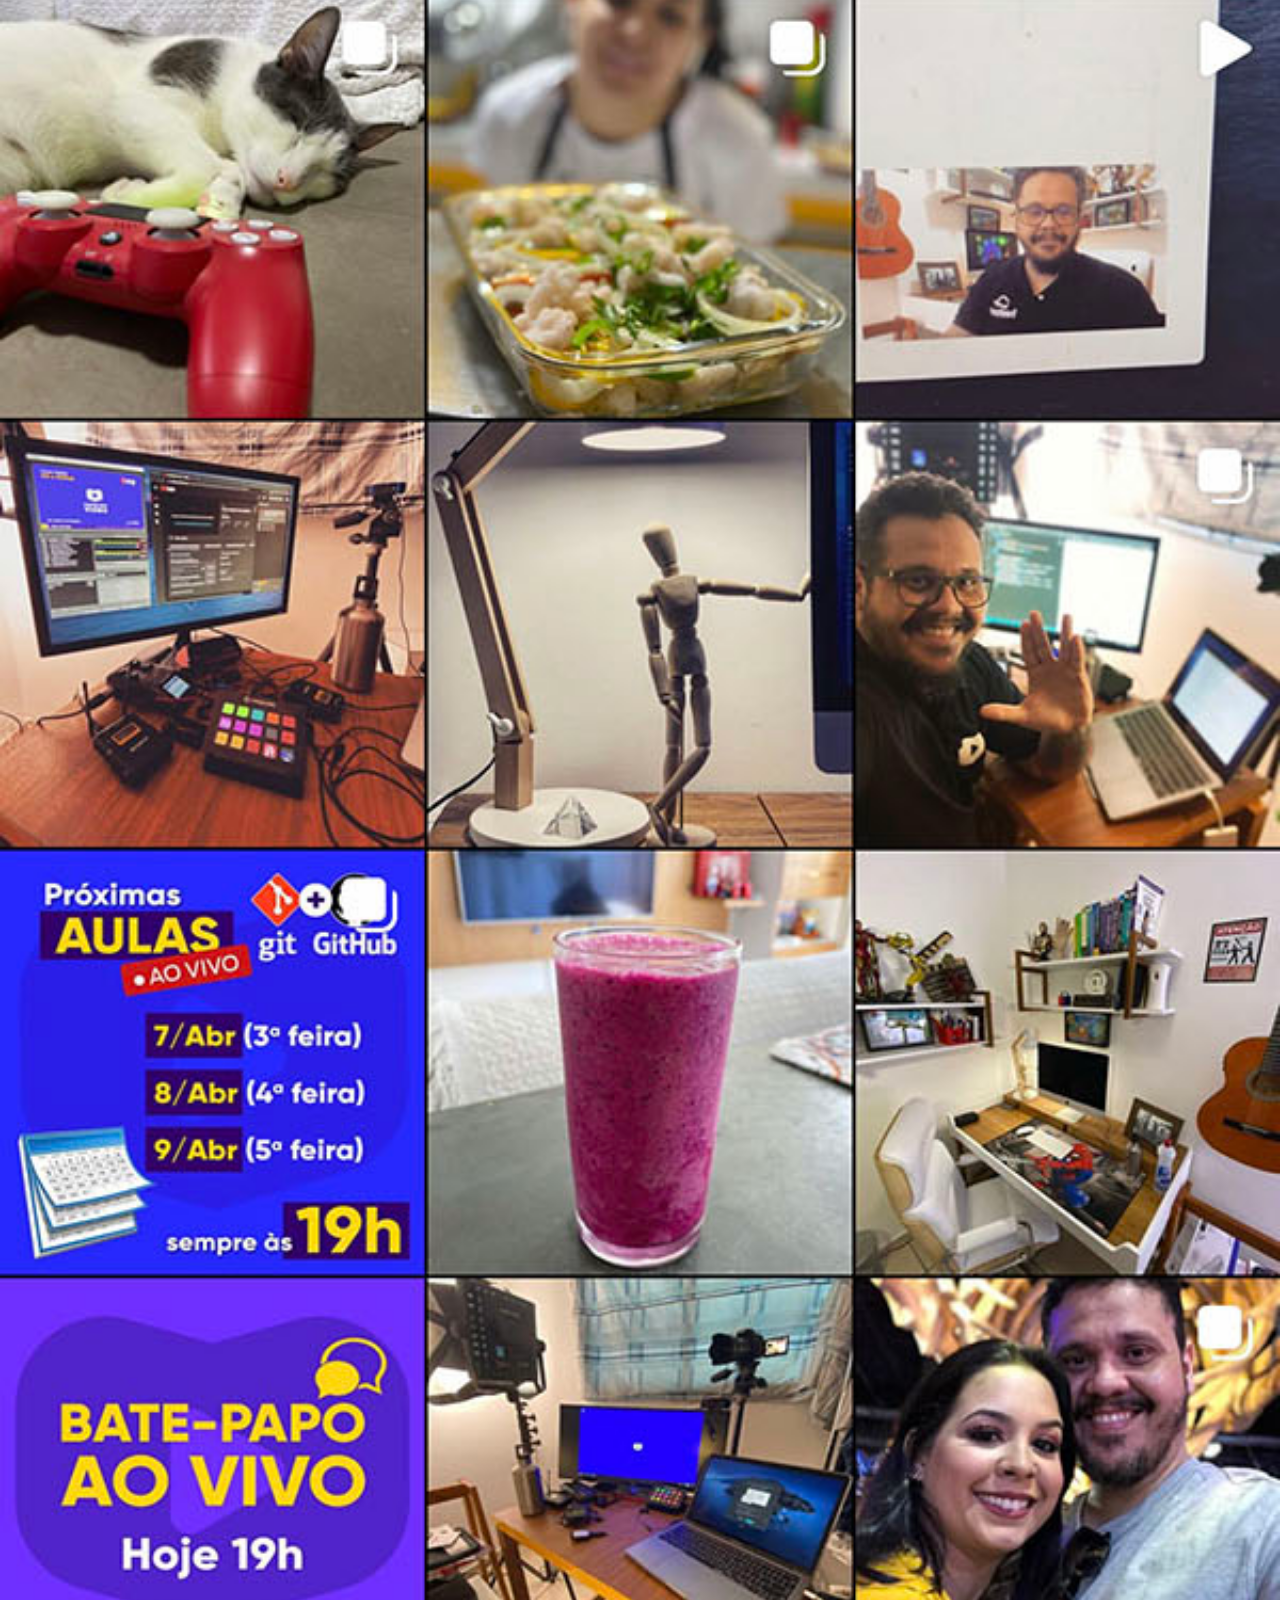
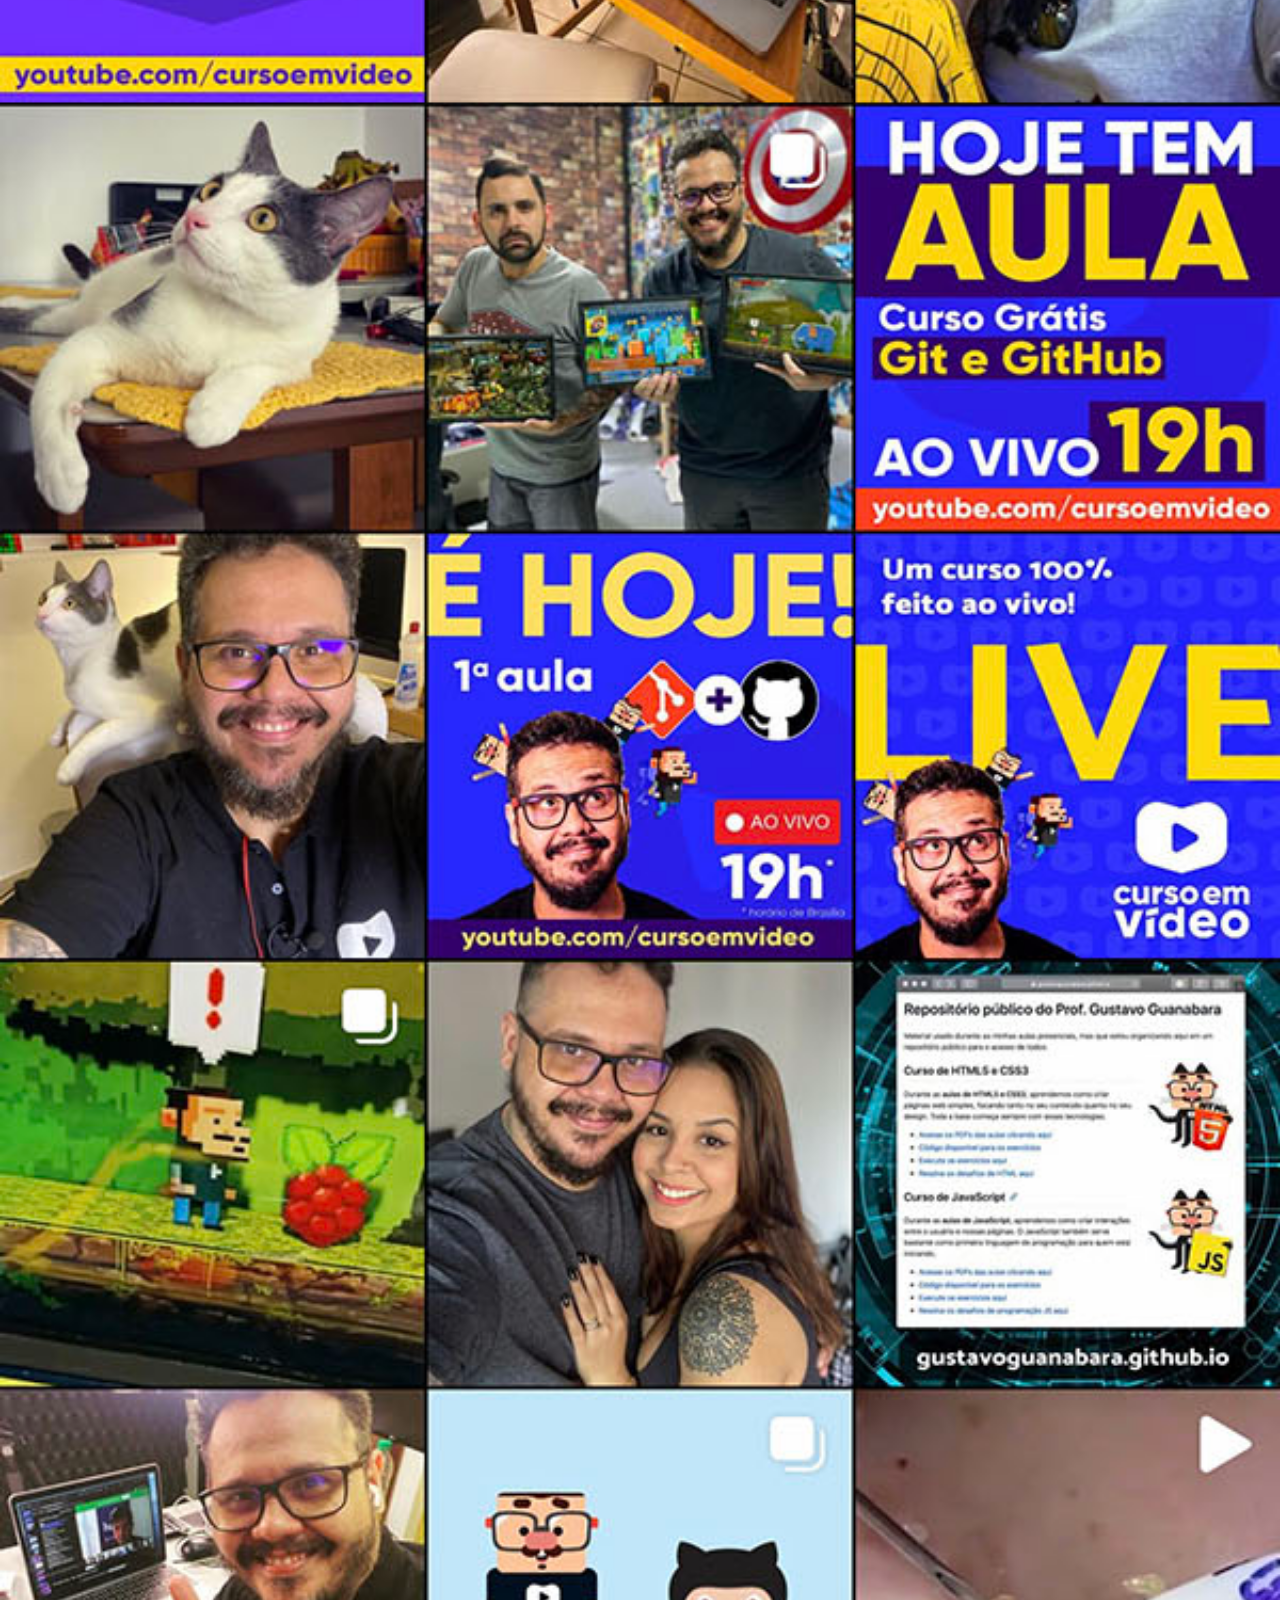
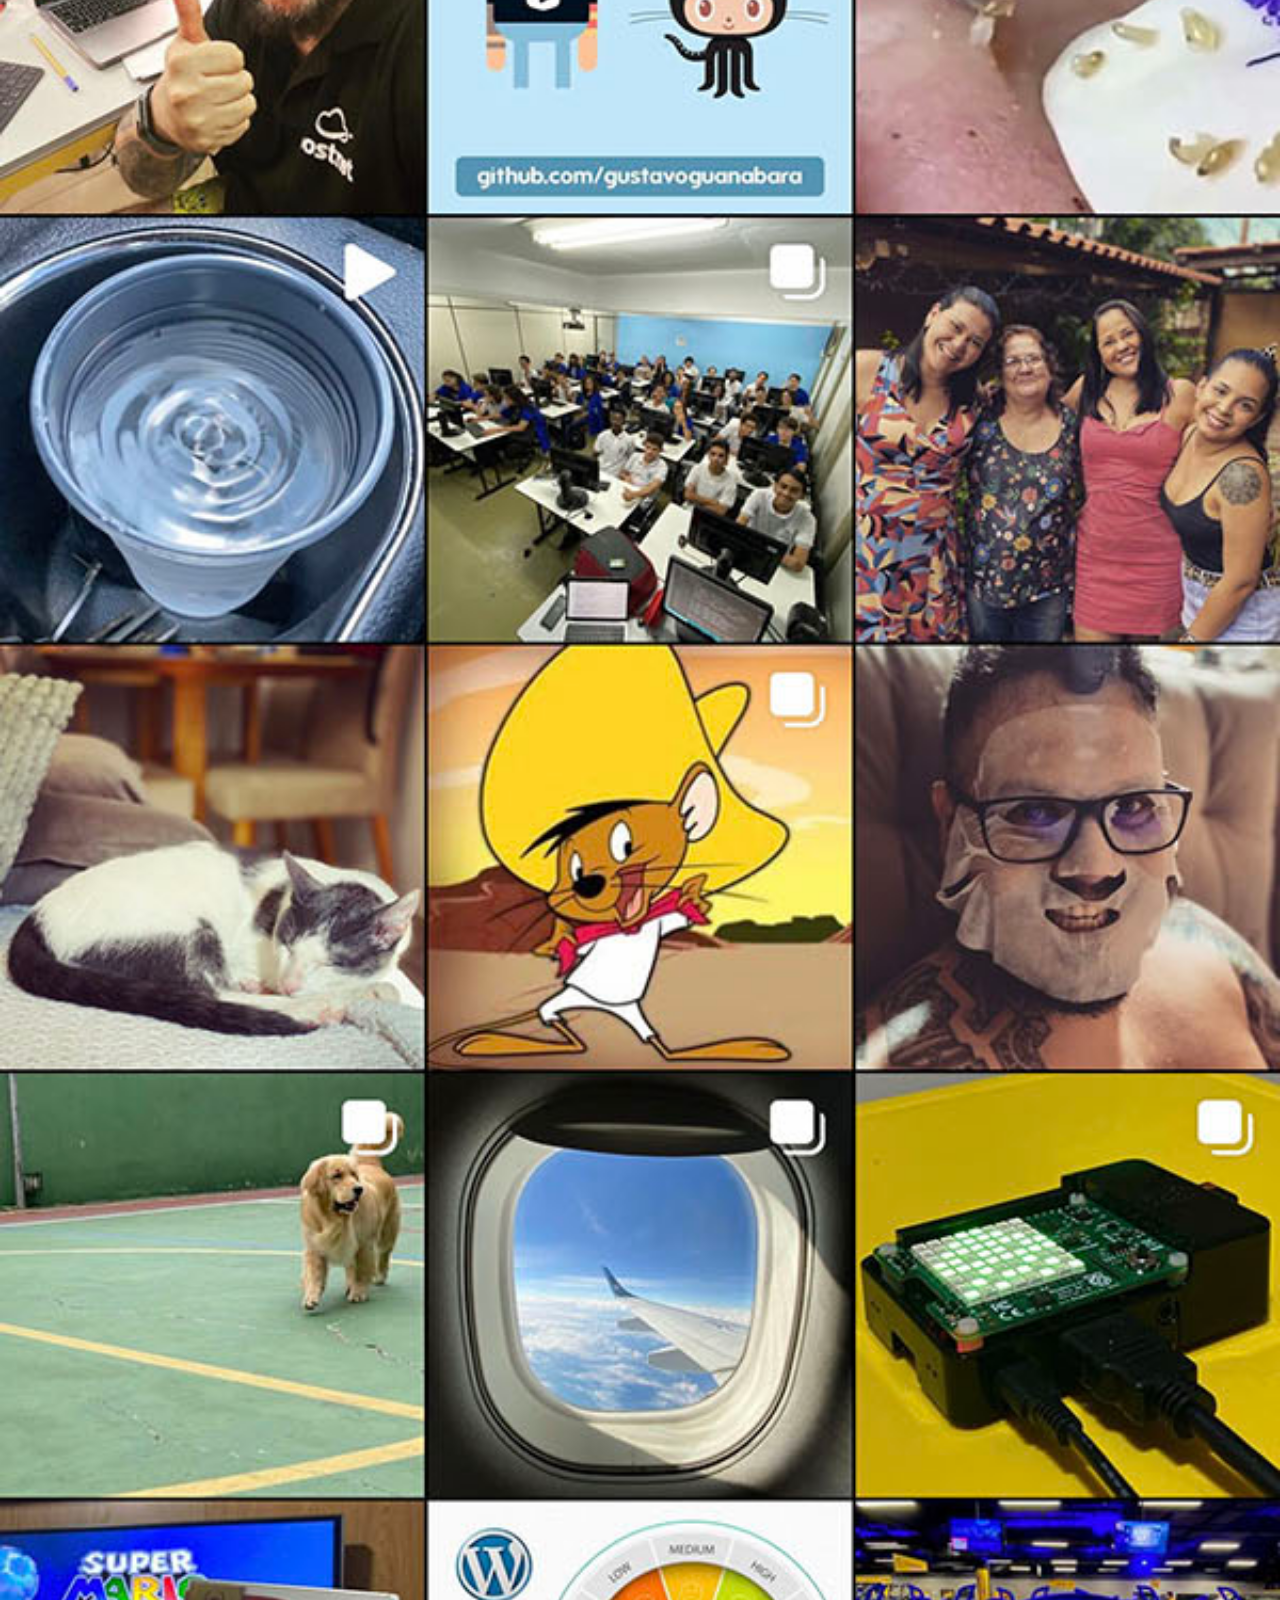
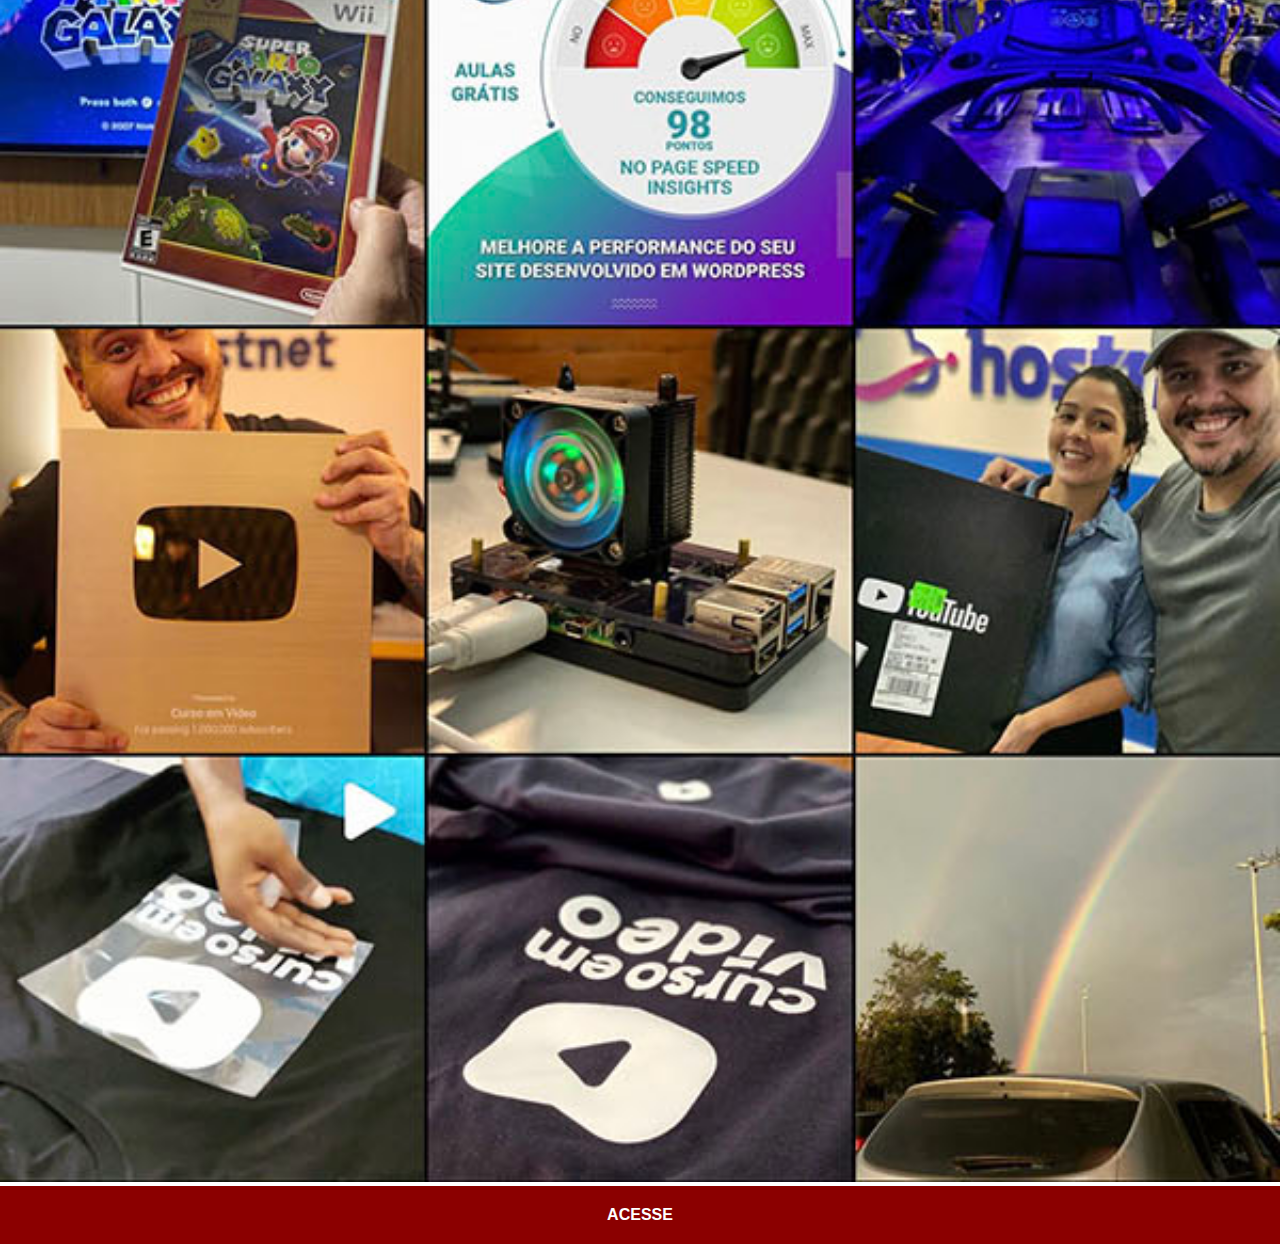
<file: insta.html>
<!DOCTYPE html>
<html lang="en">
  <head>
    <meta charset="UTF-8" />
    <meta name="viewport" content="width=device-width, initial-scale=1.0" />
    <title>Instagram</title>
    <link rel="stylesheet" href="./estilos/social-home.css" />
  </head>
  <body>
    <img src="./imagens/tela-instagram.jpg" alt="imagem do Instagram" />
    <a href="https://www.instagram.com/gustavoguanabara/" target="_blank">ACESSE</a>
  </body>
</html>
</file>
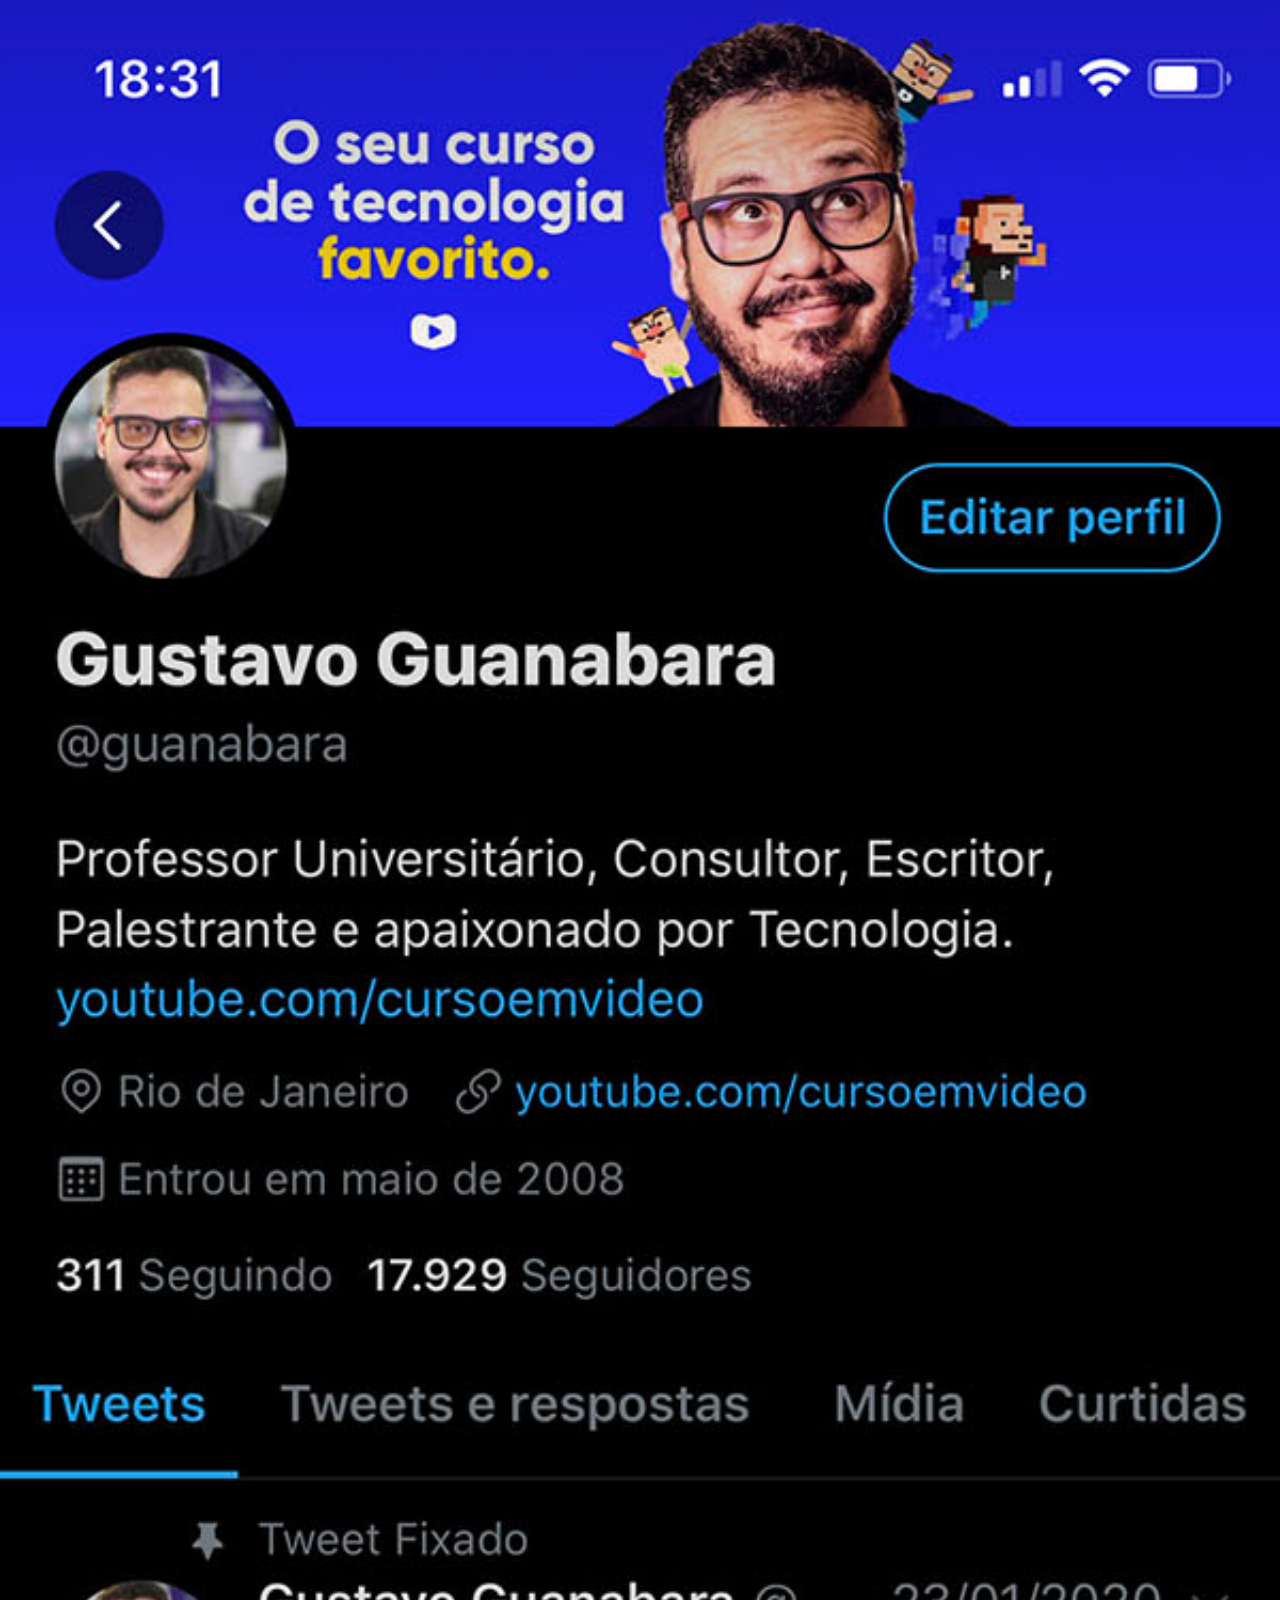
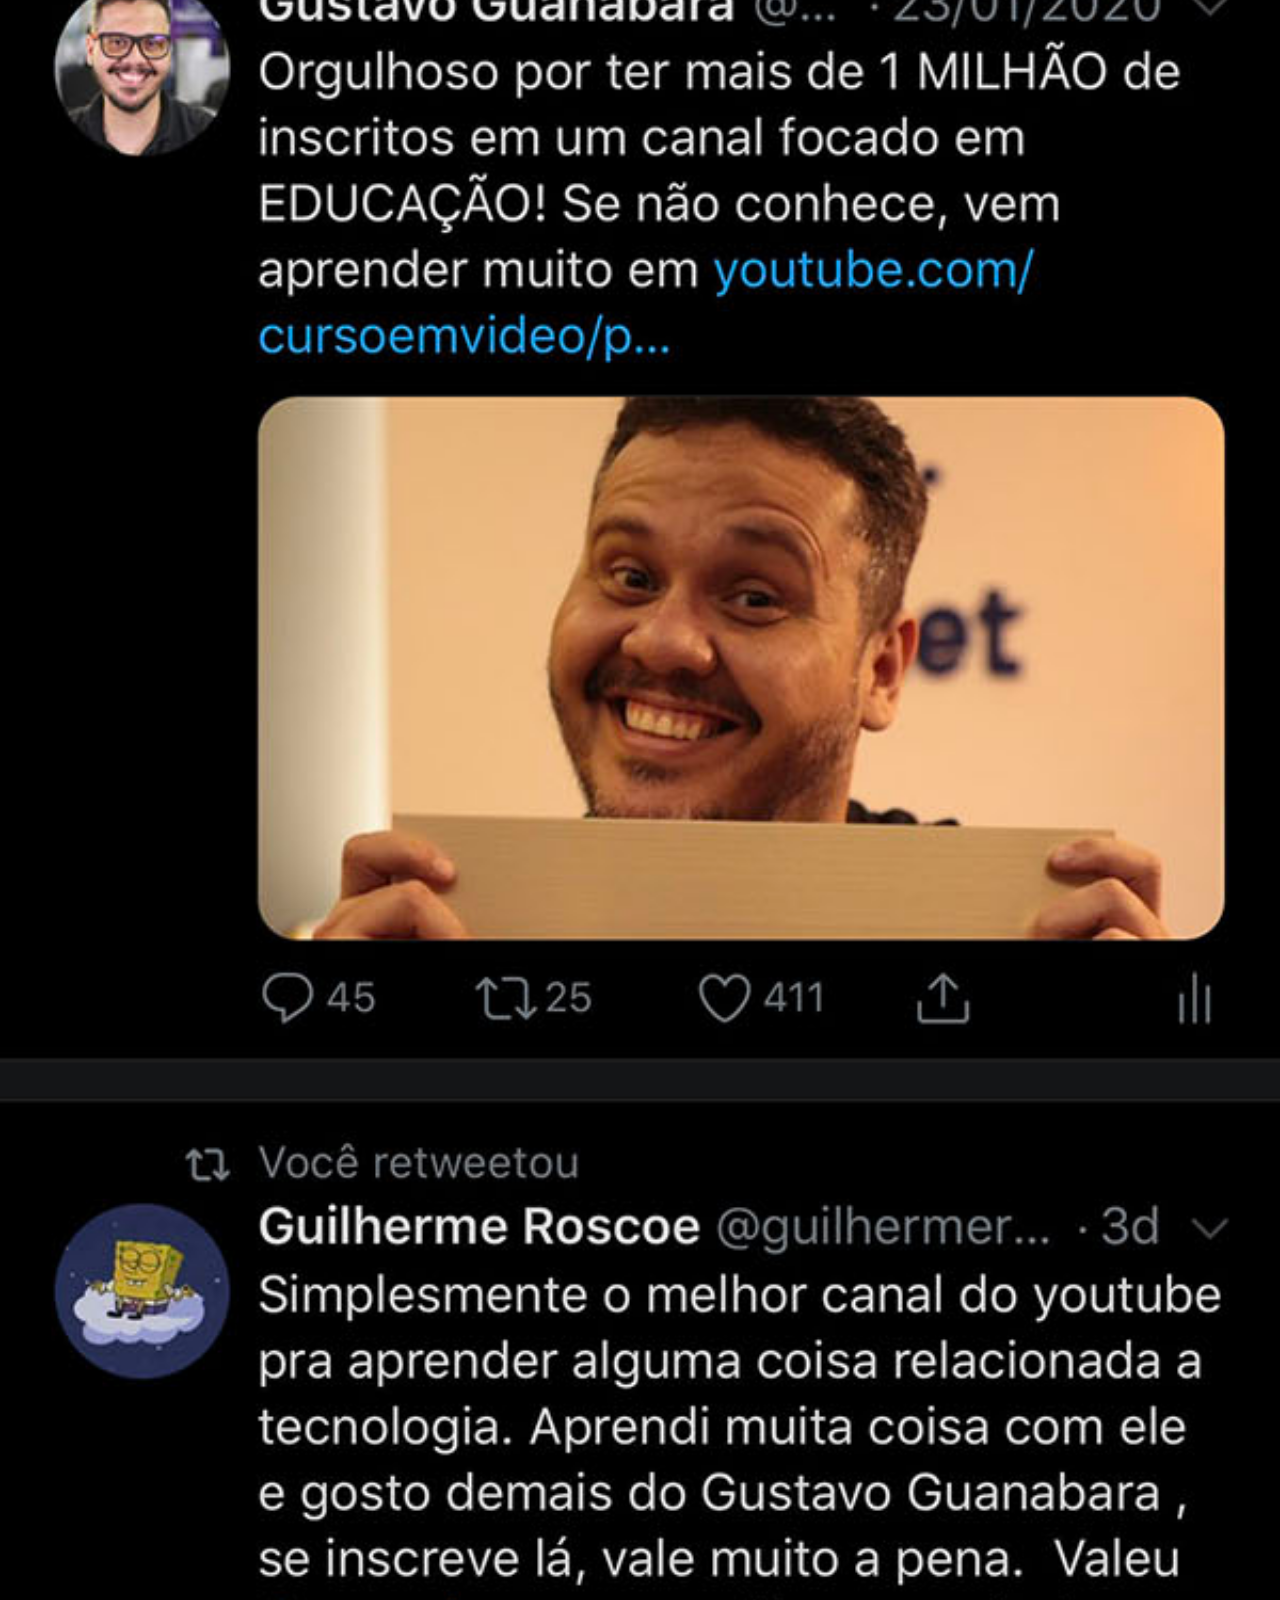
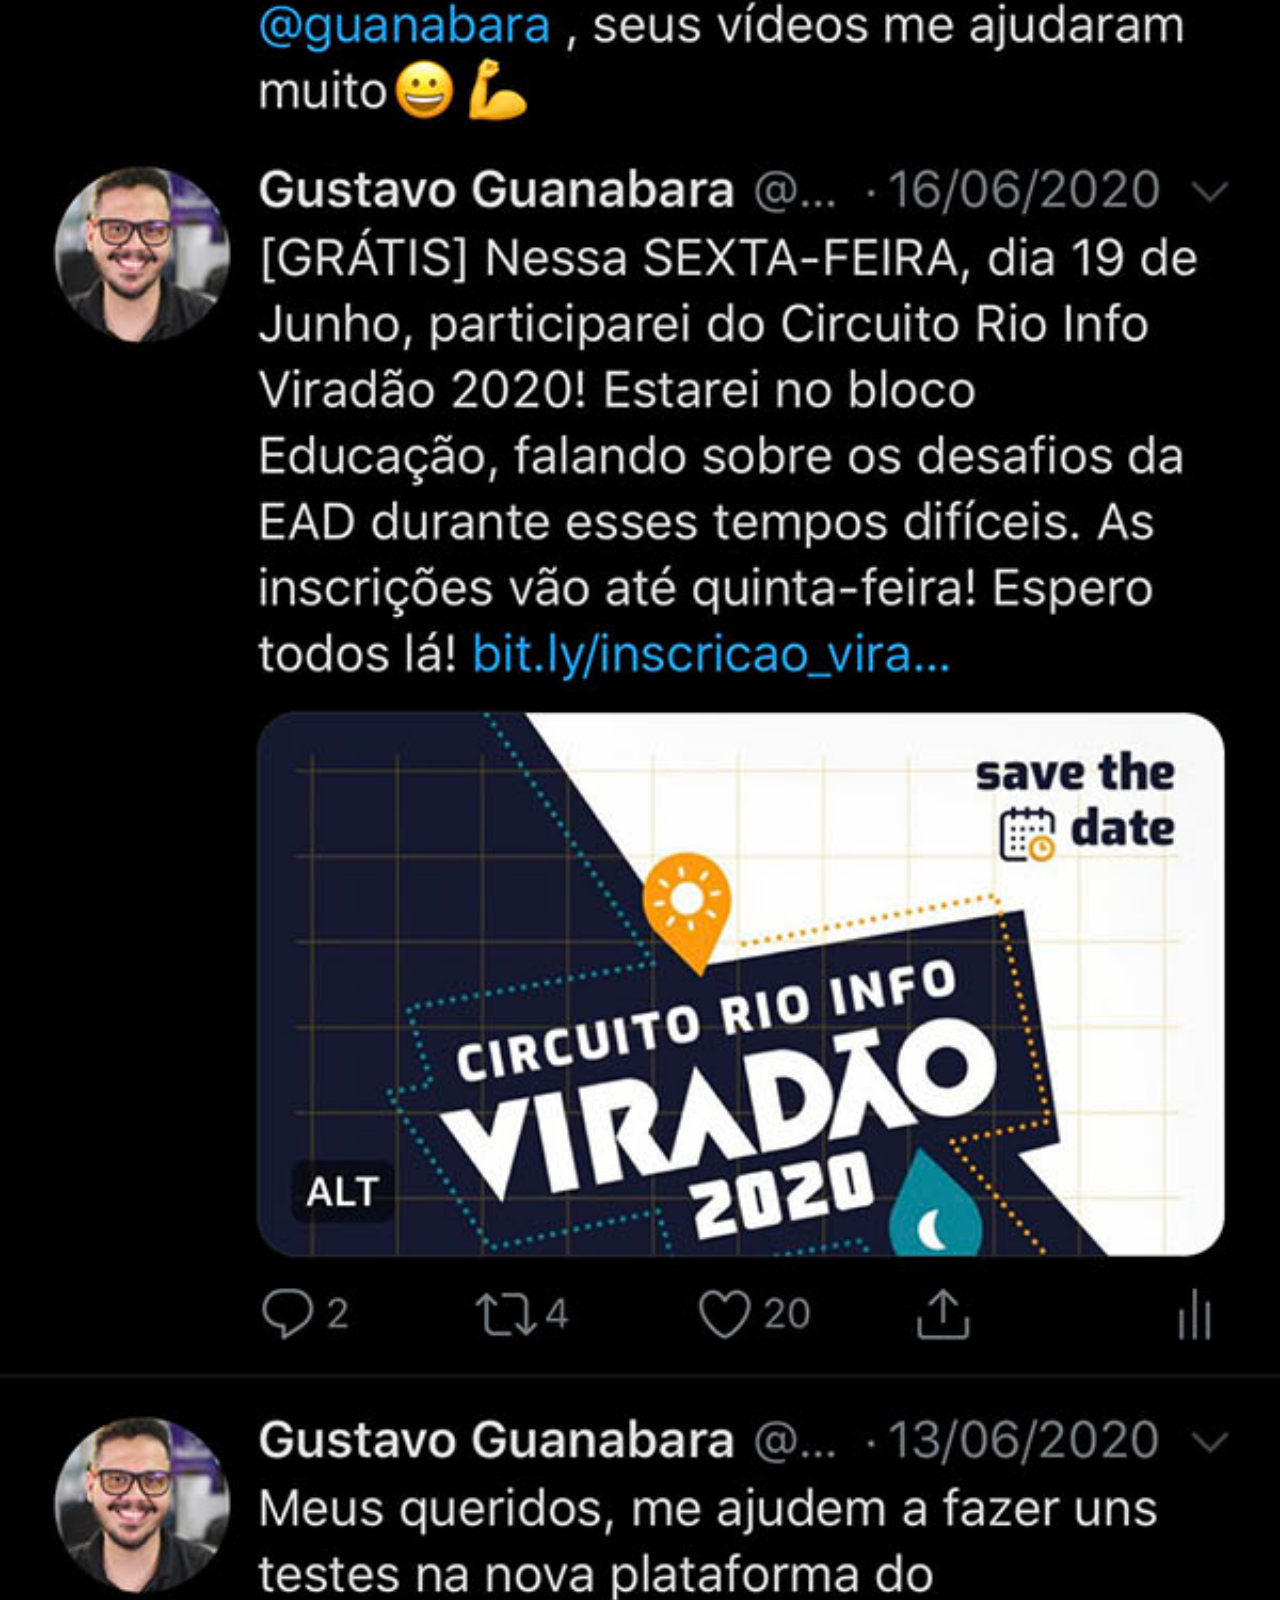
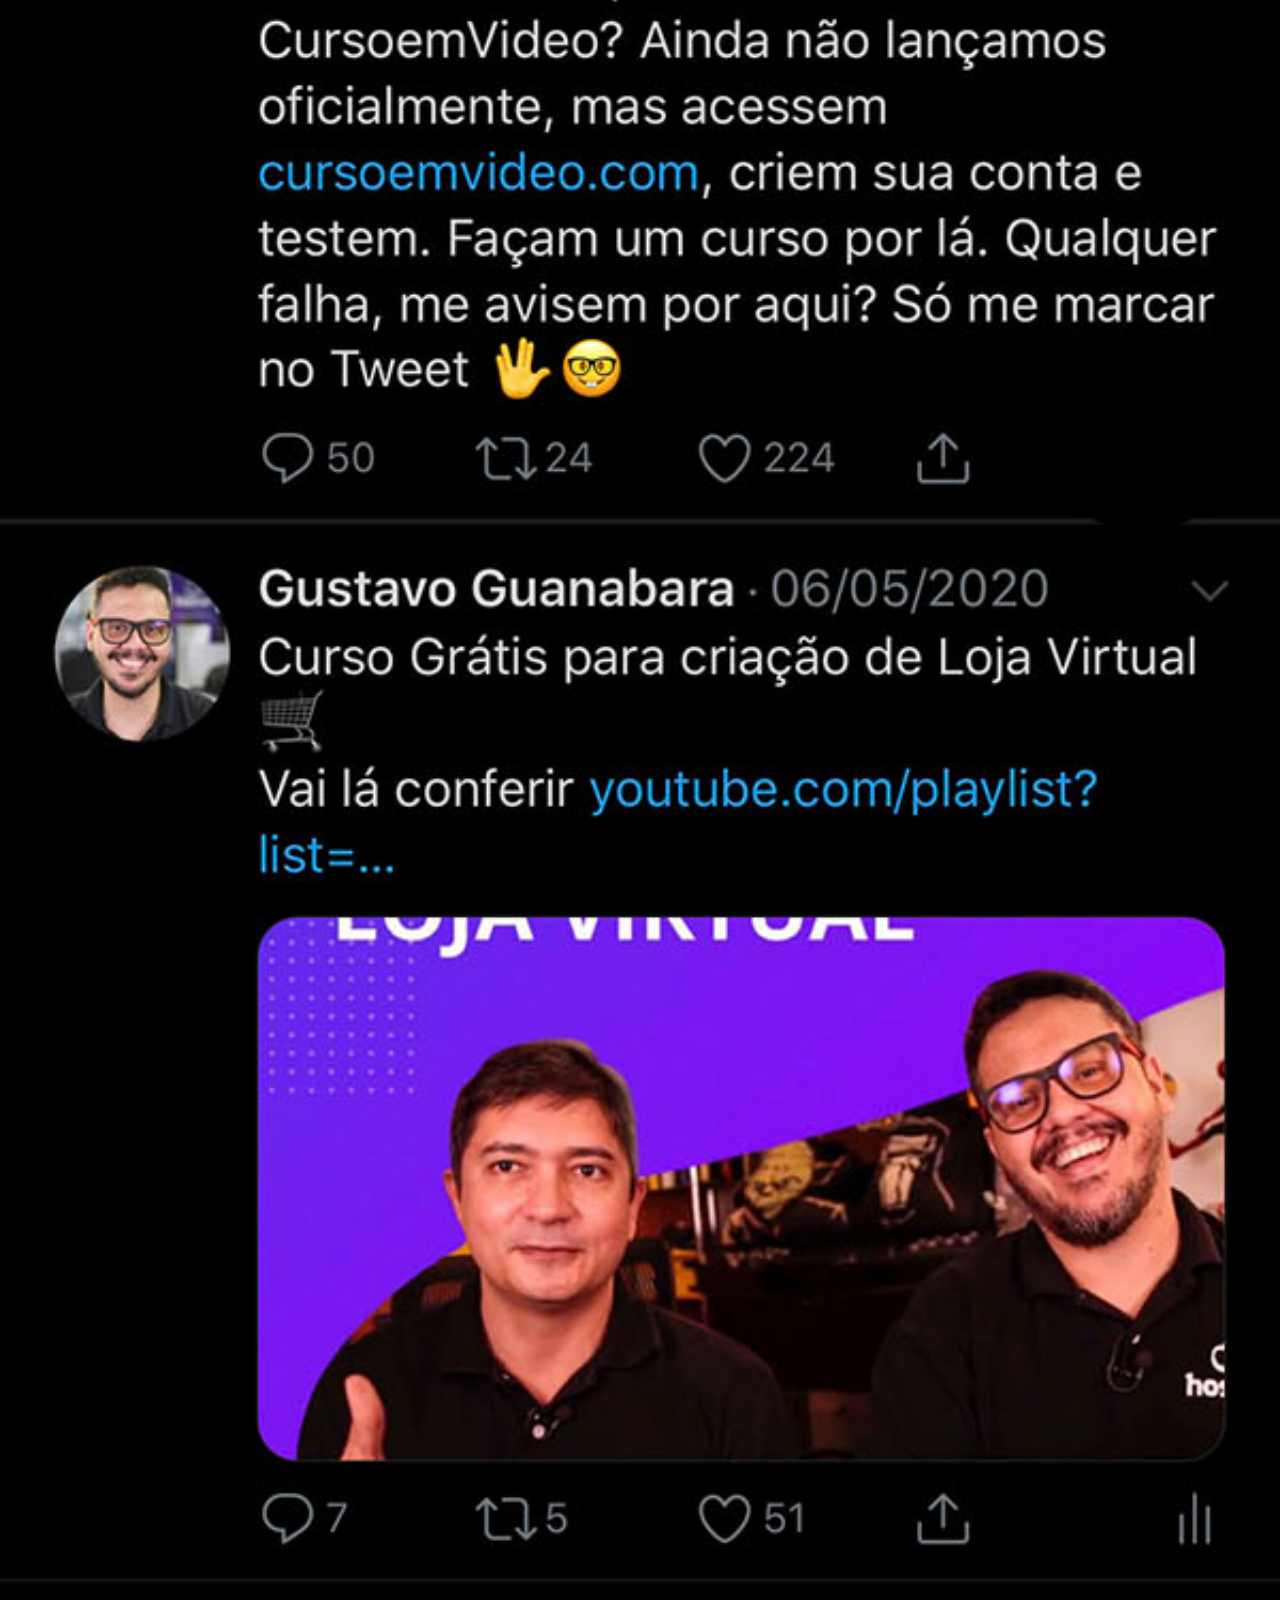
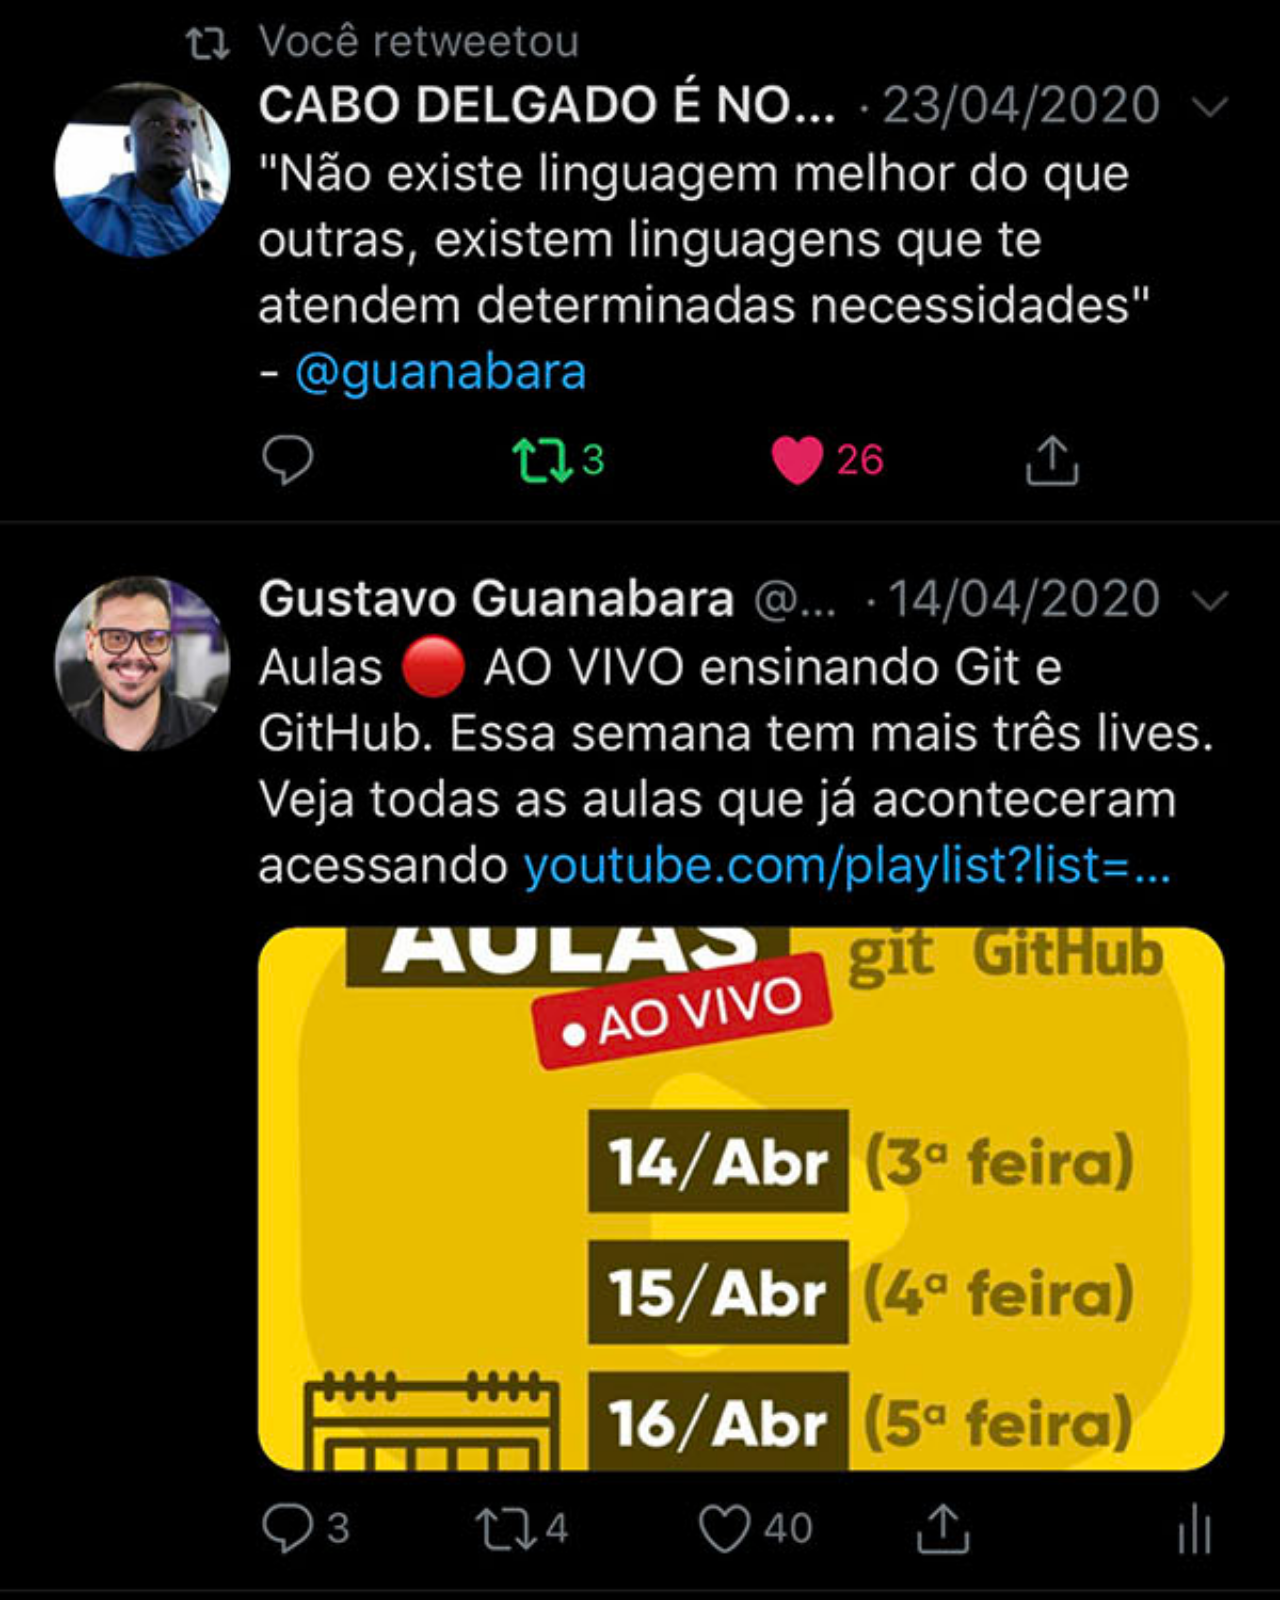
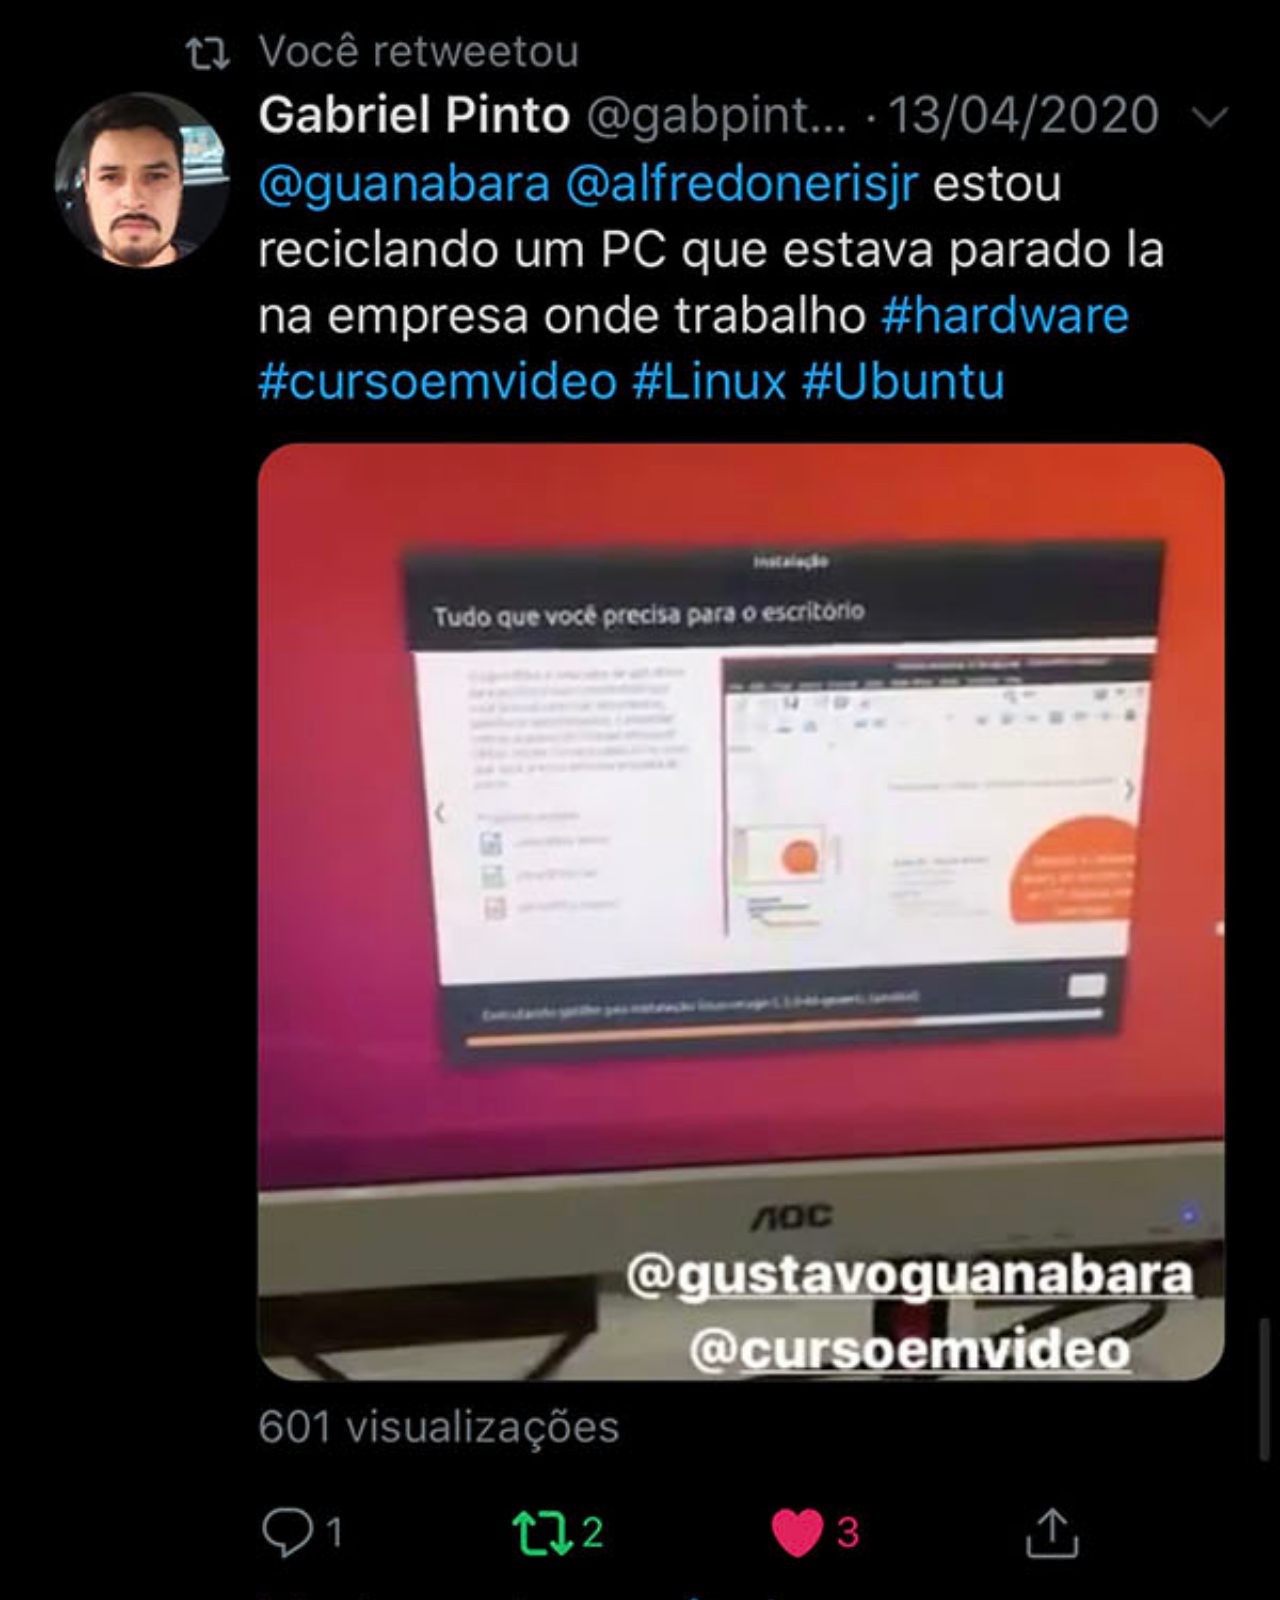
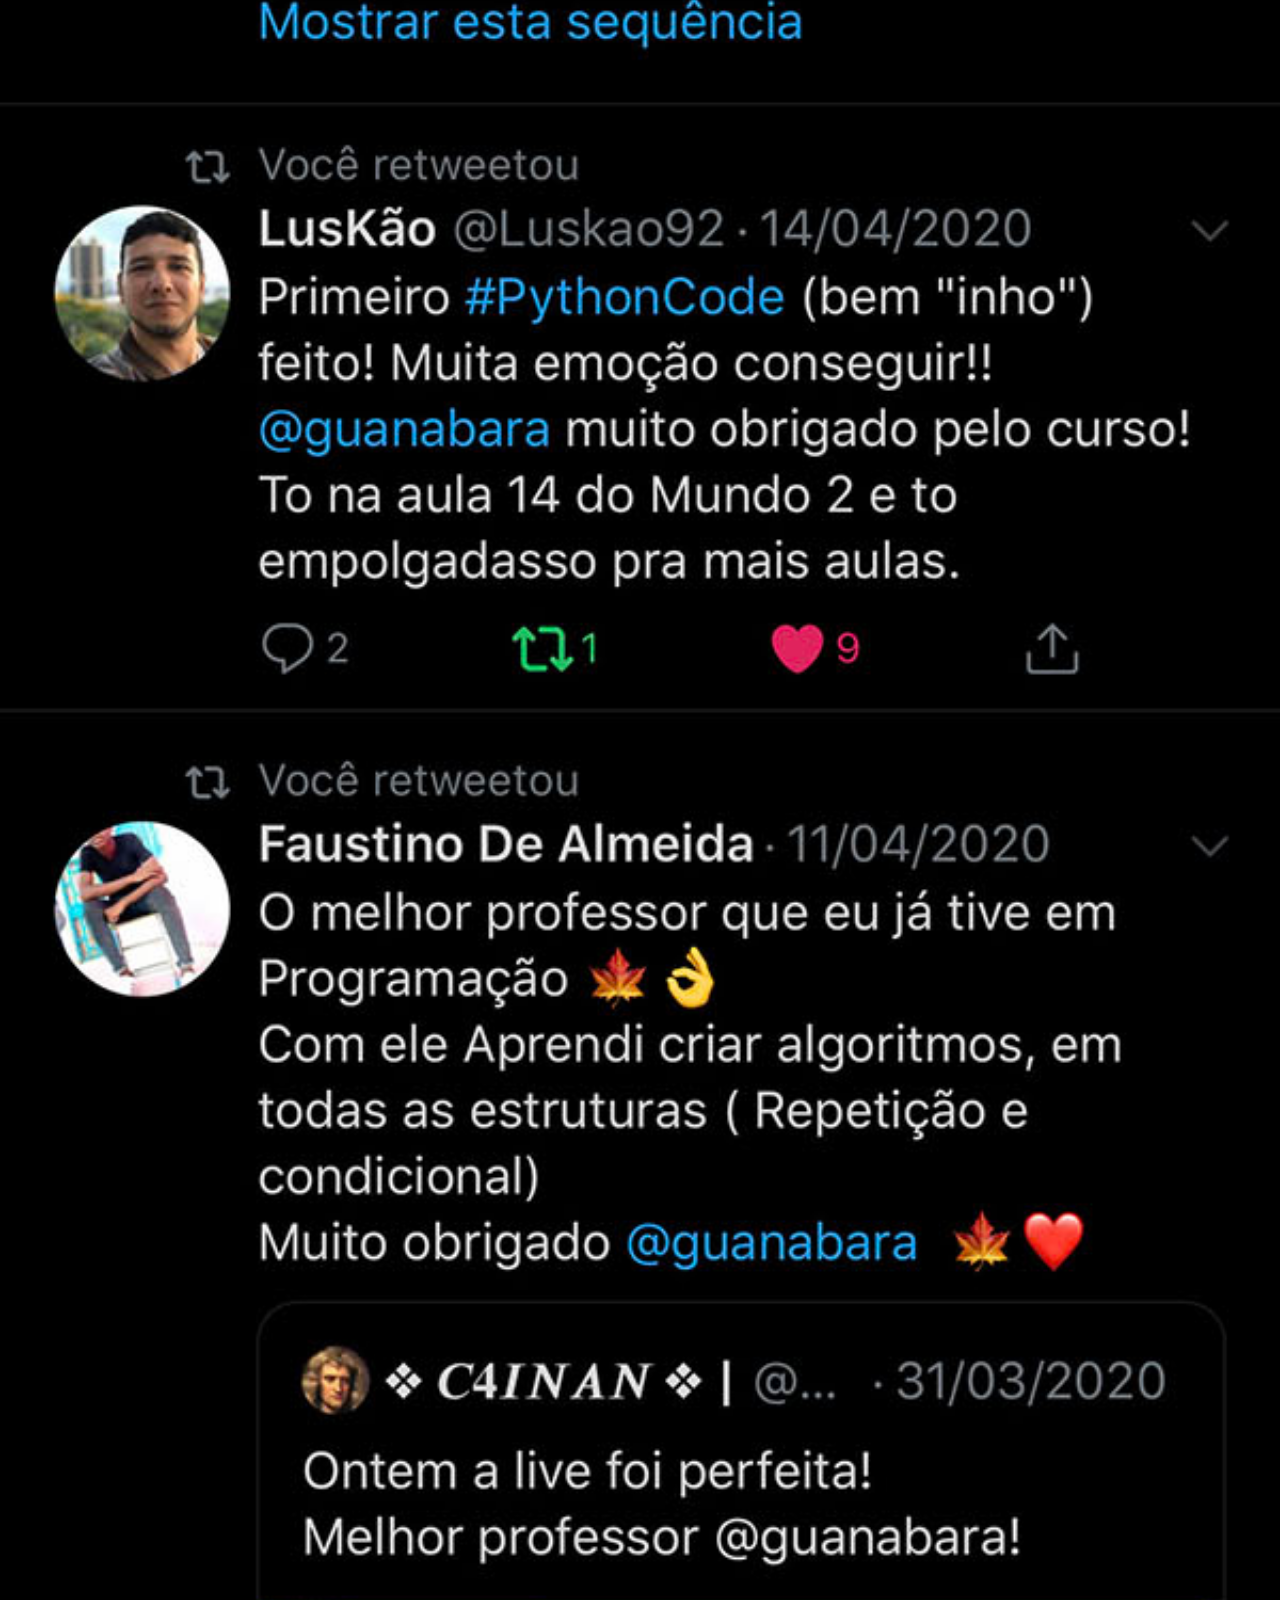
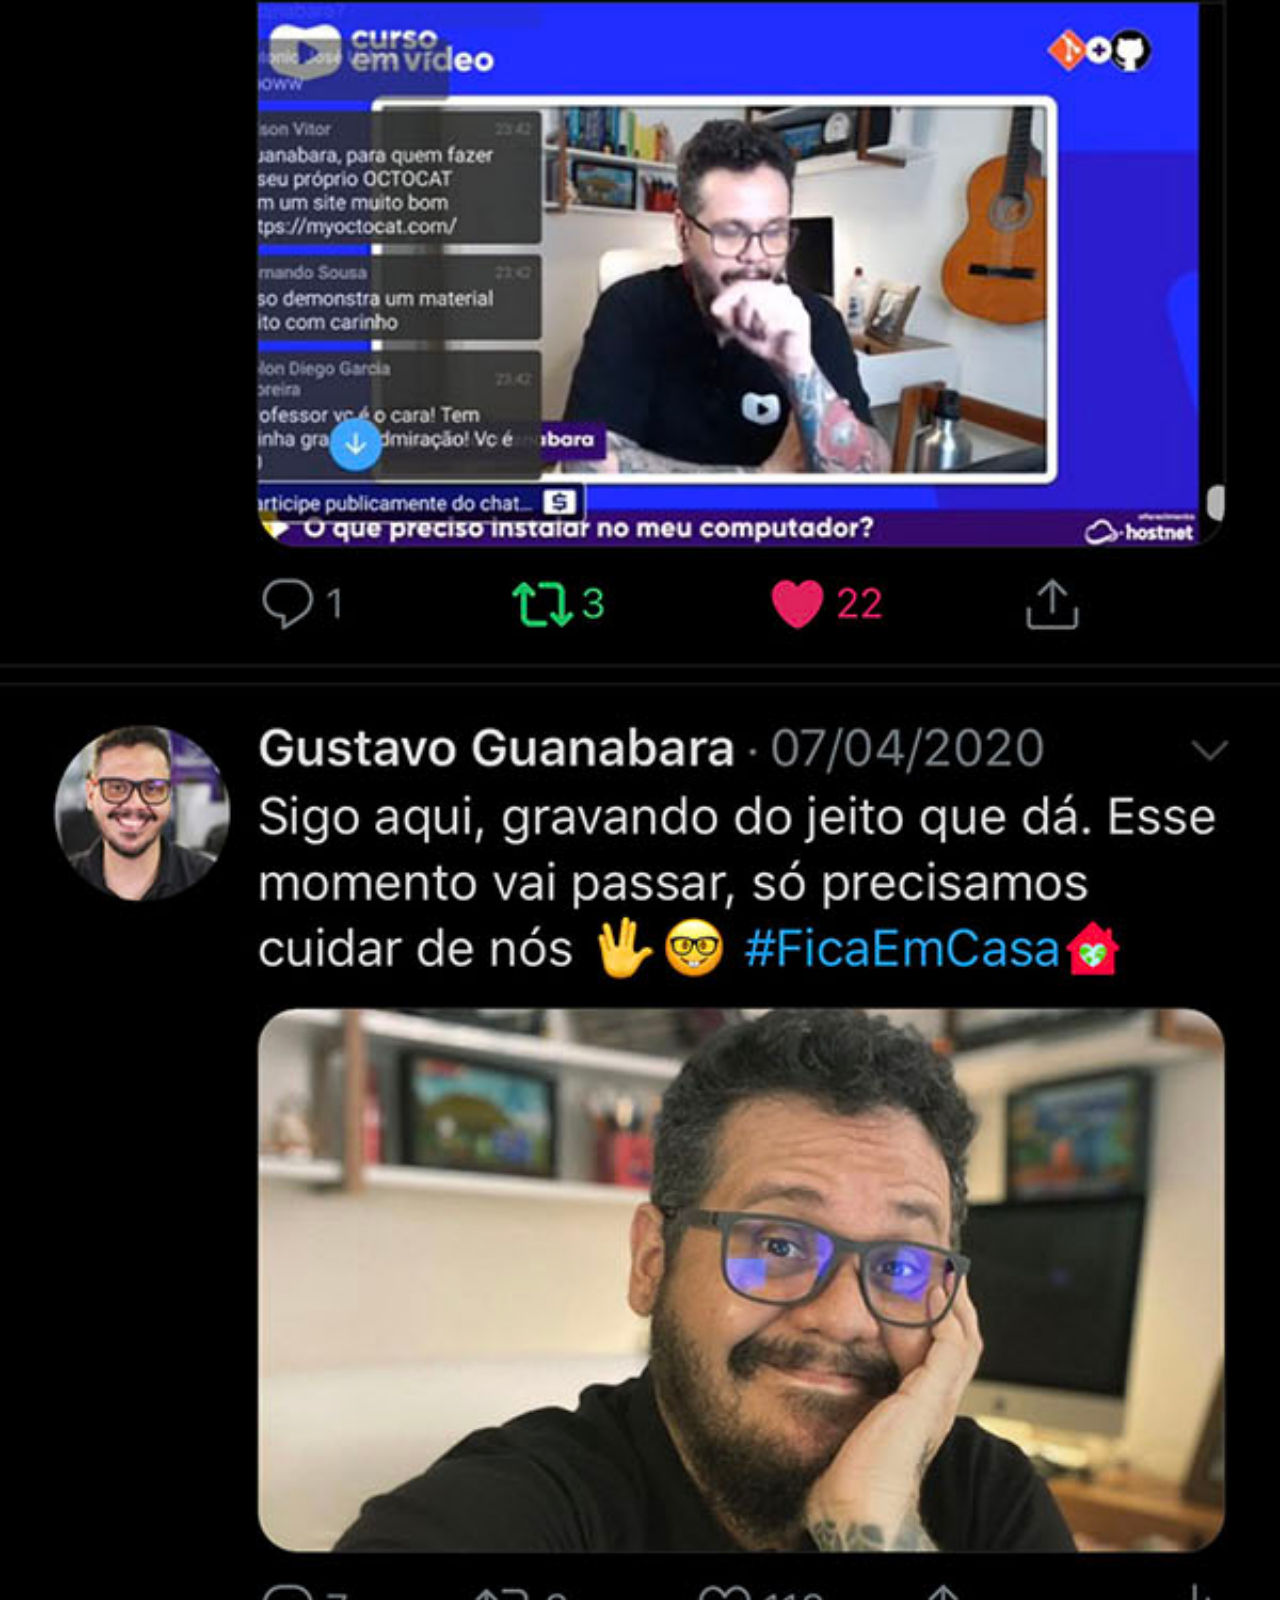
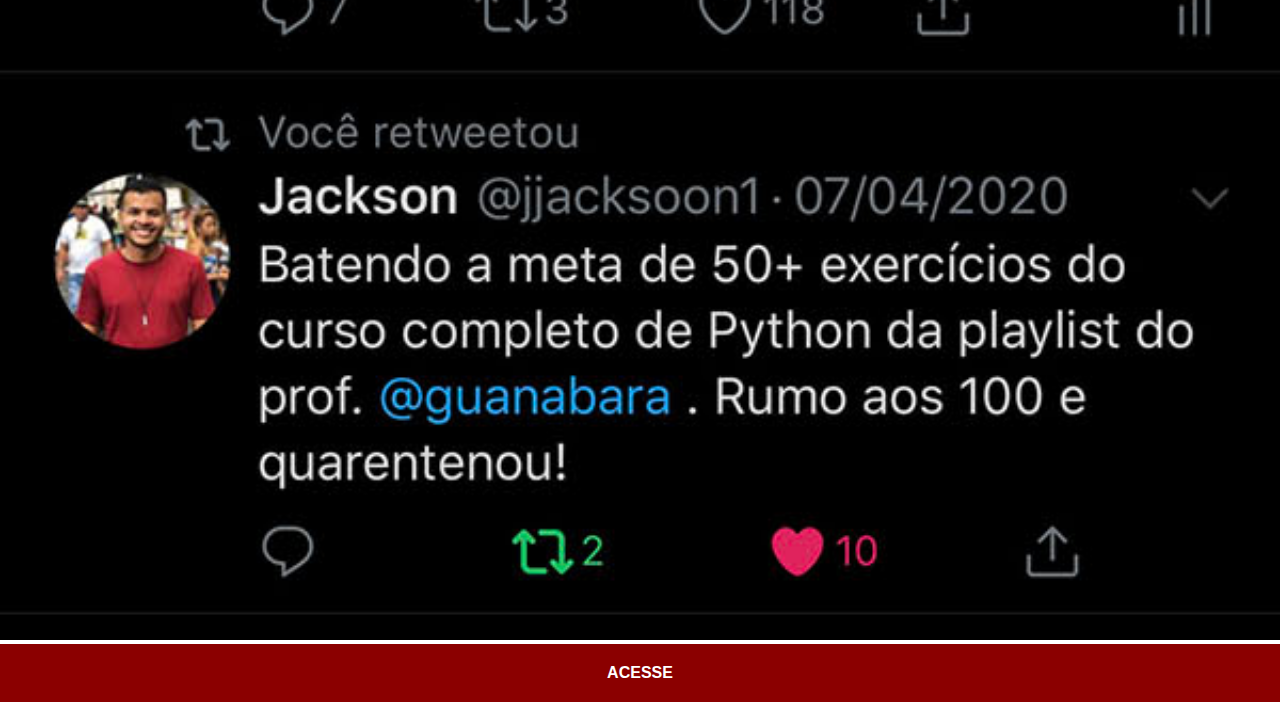
<file: tw.html>
<!DOCTYPE html>
<html lang="en">
  <head>
    <meta charset="UTF-8" />
    <meta name="viewport" content="width=device-width, initial-scale=1.0" />
    <title>Twitter</title>
    <link rel="stylesheet" href="./estilos/social-home.css" />
  </head>
  <body>
    <img src="./imagens/tela-twitter.jpg" alt="imagem do Twitter" />
    <a href="https://twitter.com/guanabara" target="_blank">ACESSE</a>
  </body>
</html>
</file>
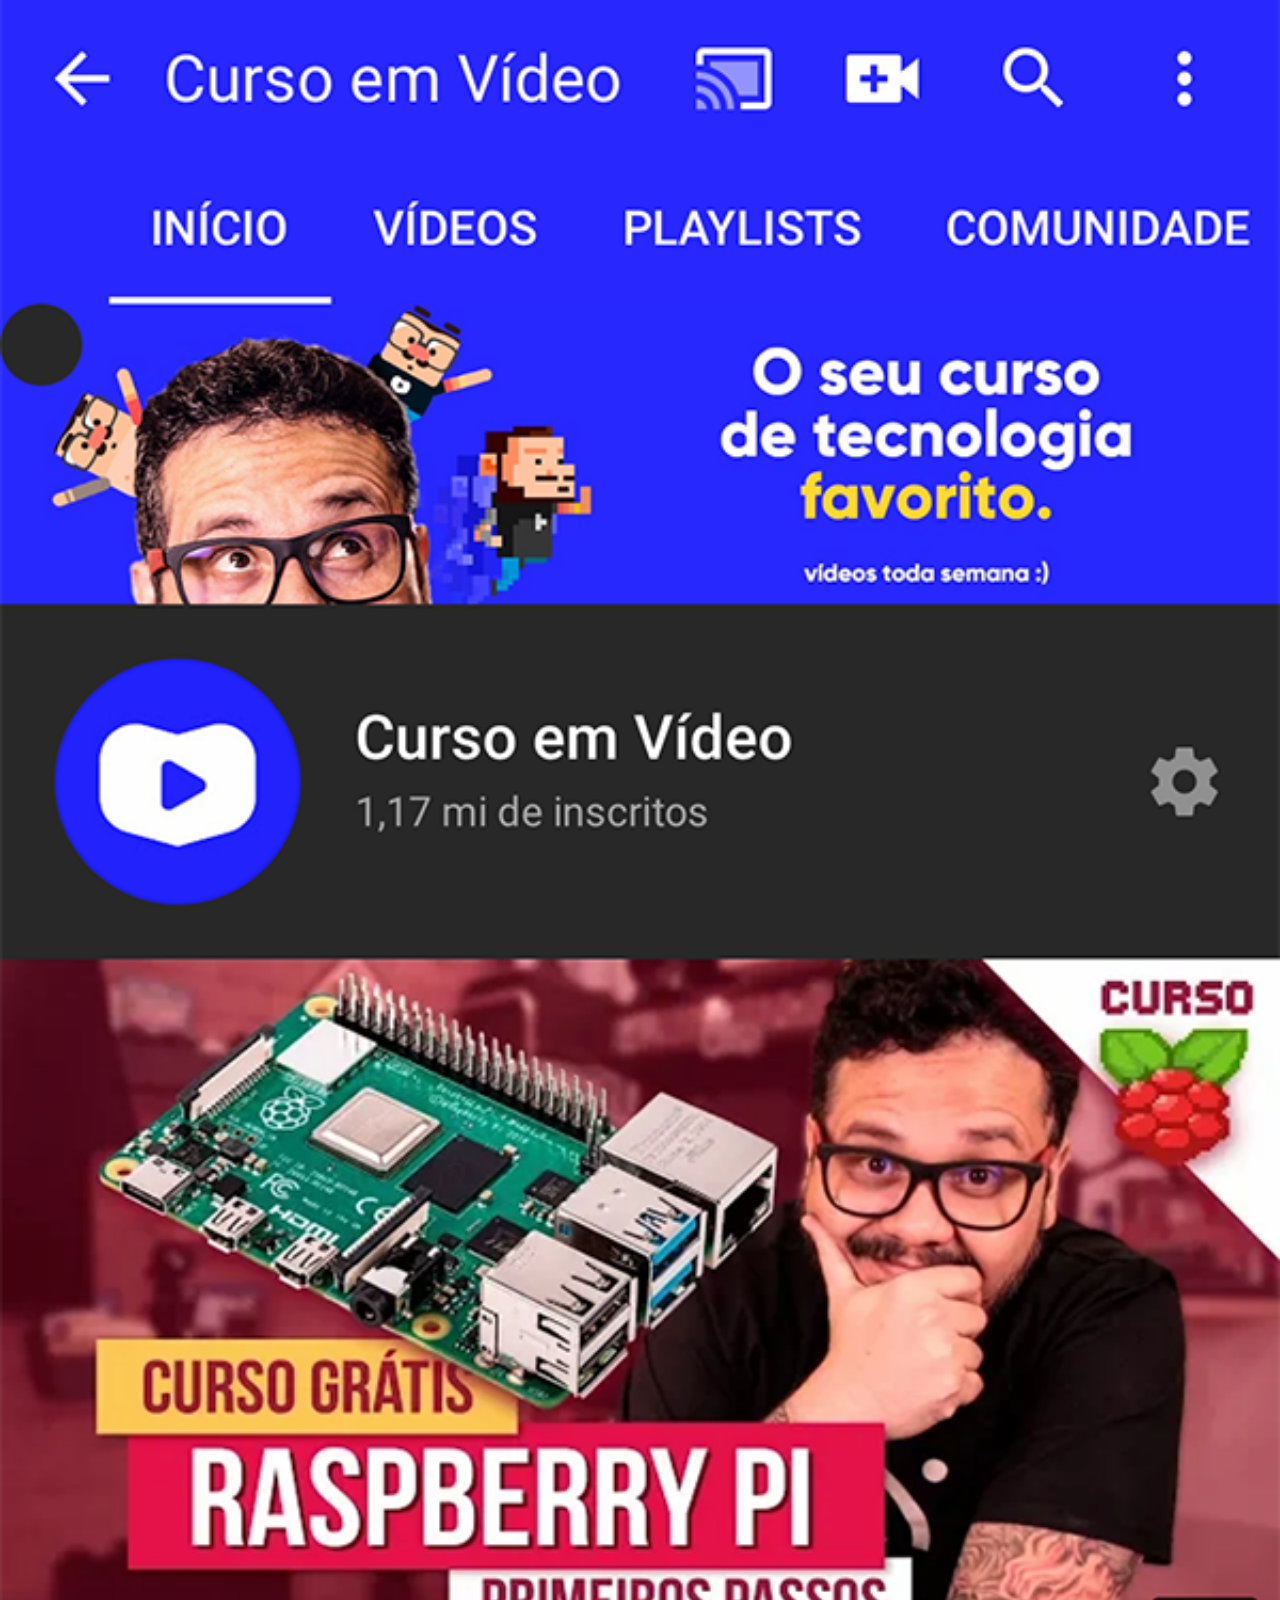
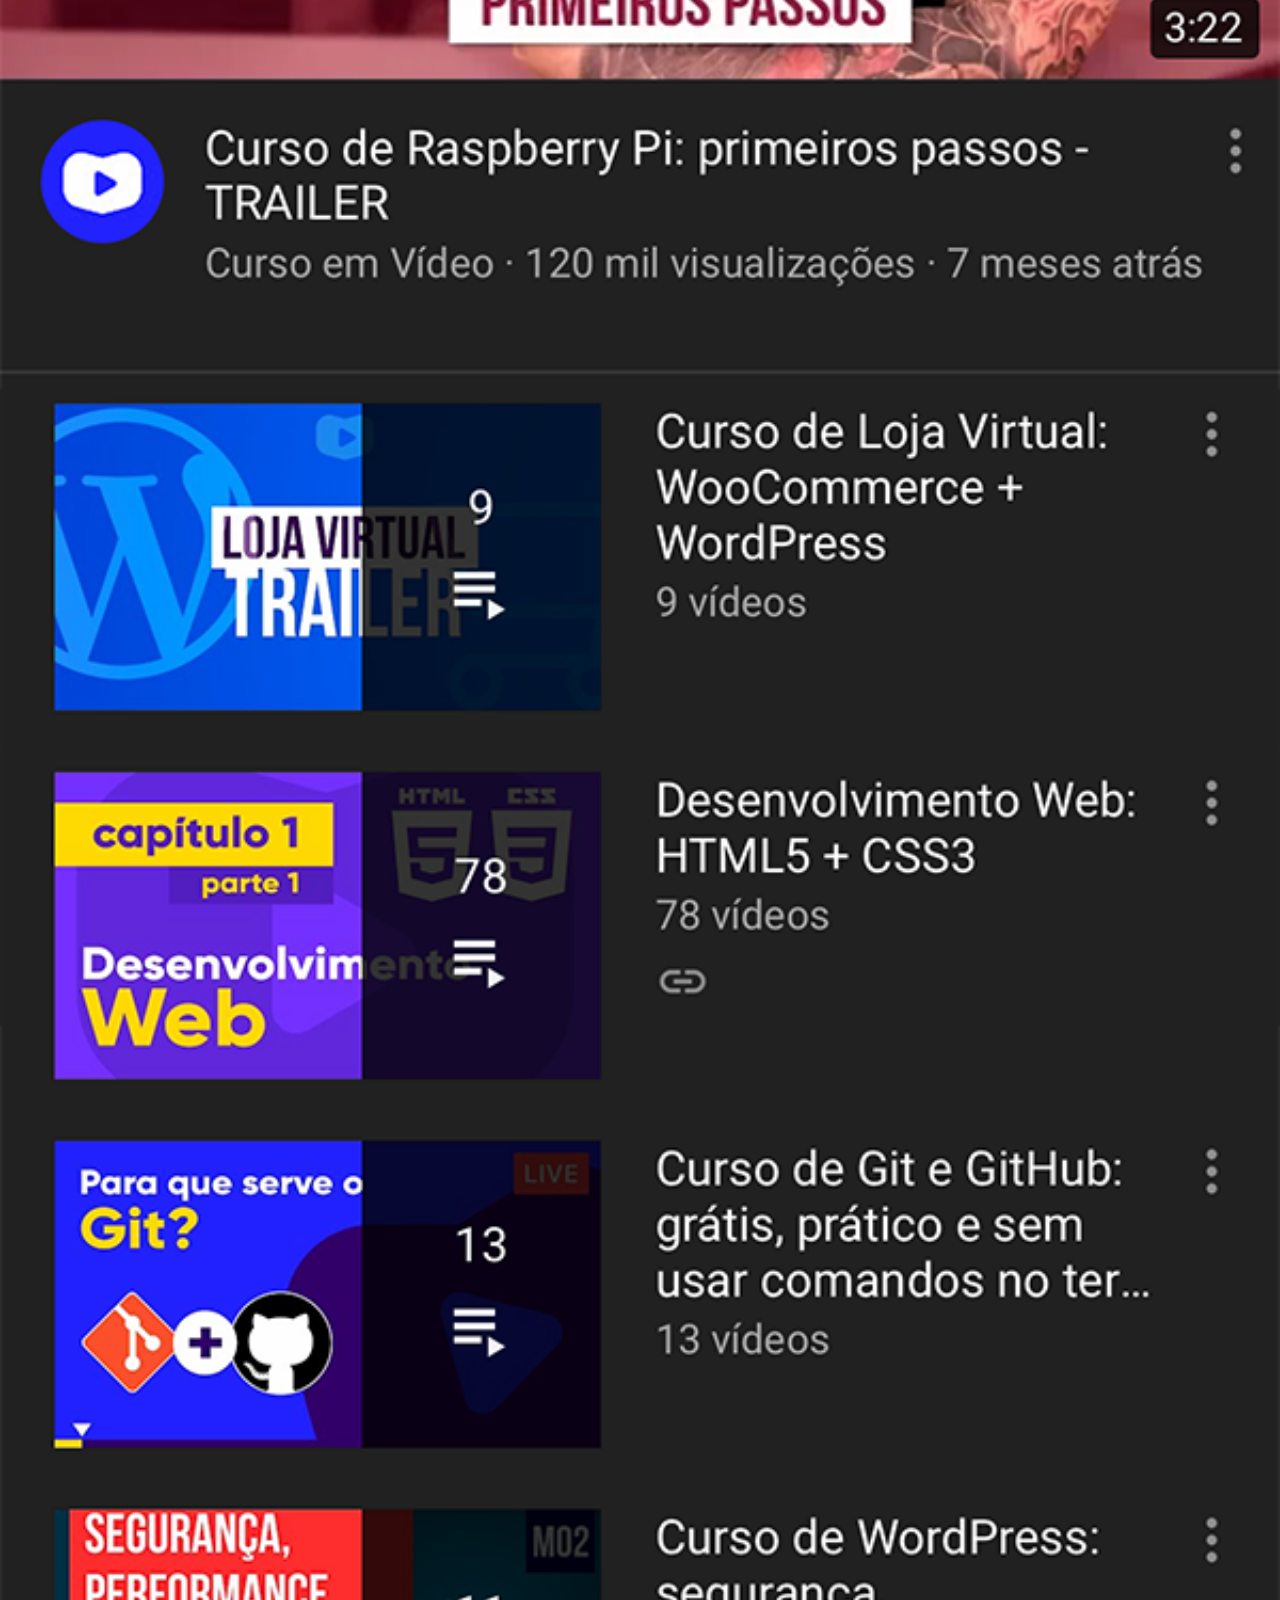
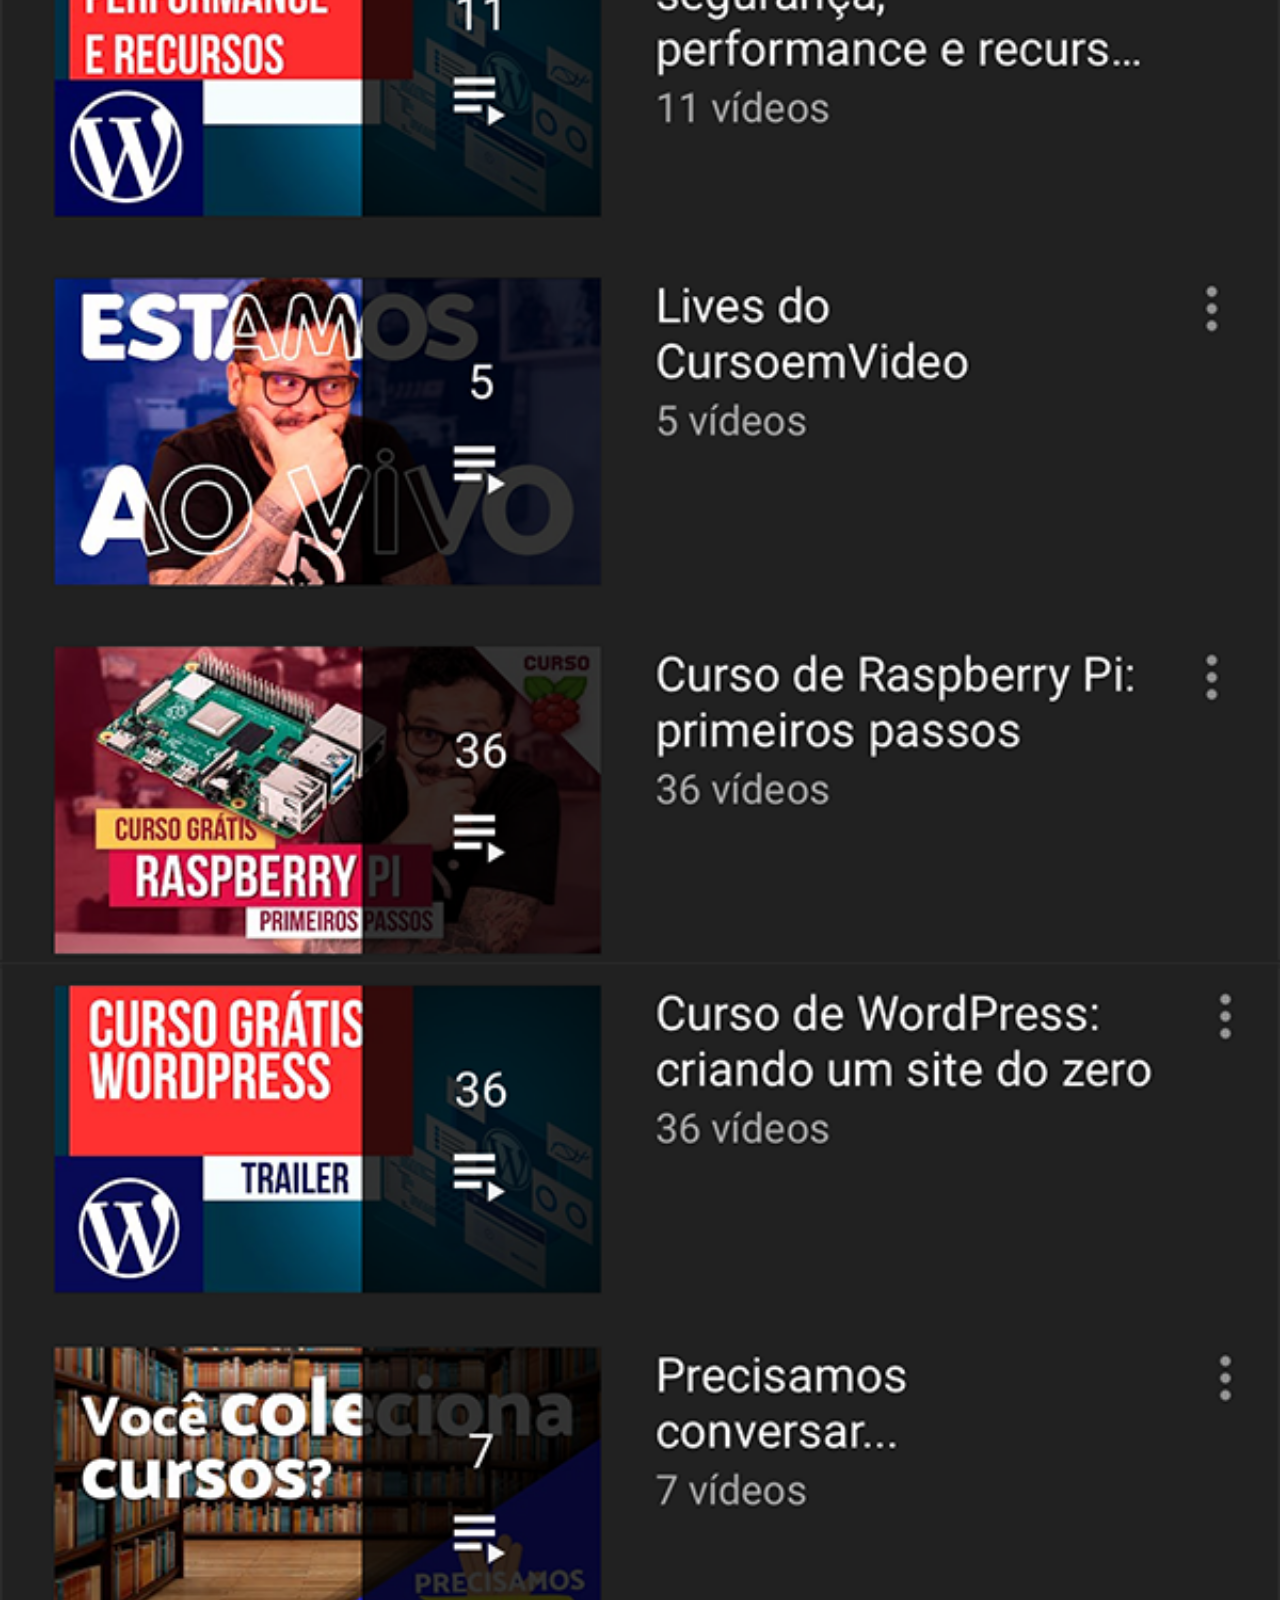
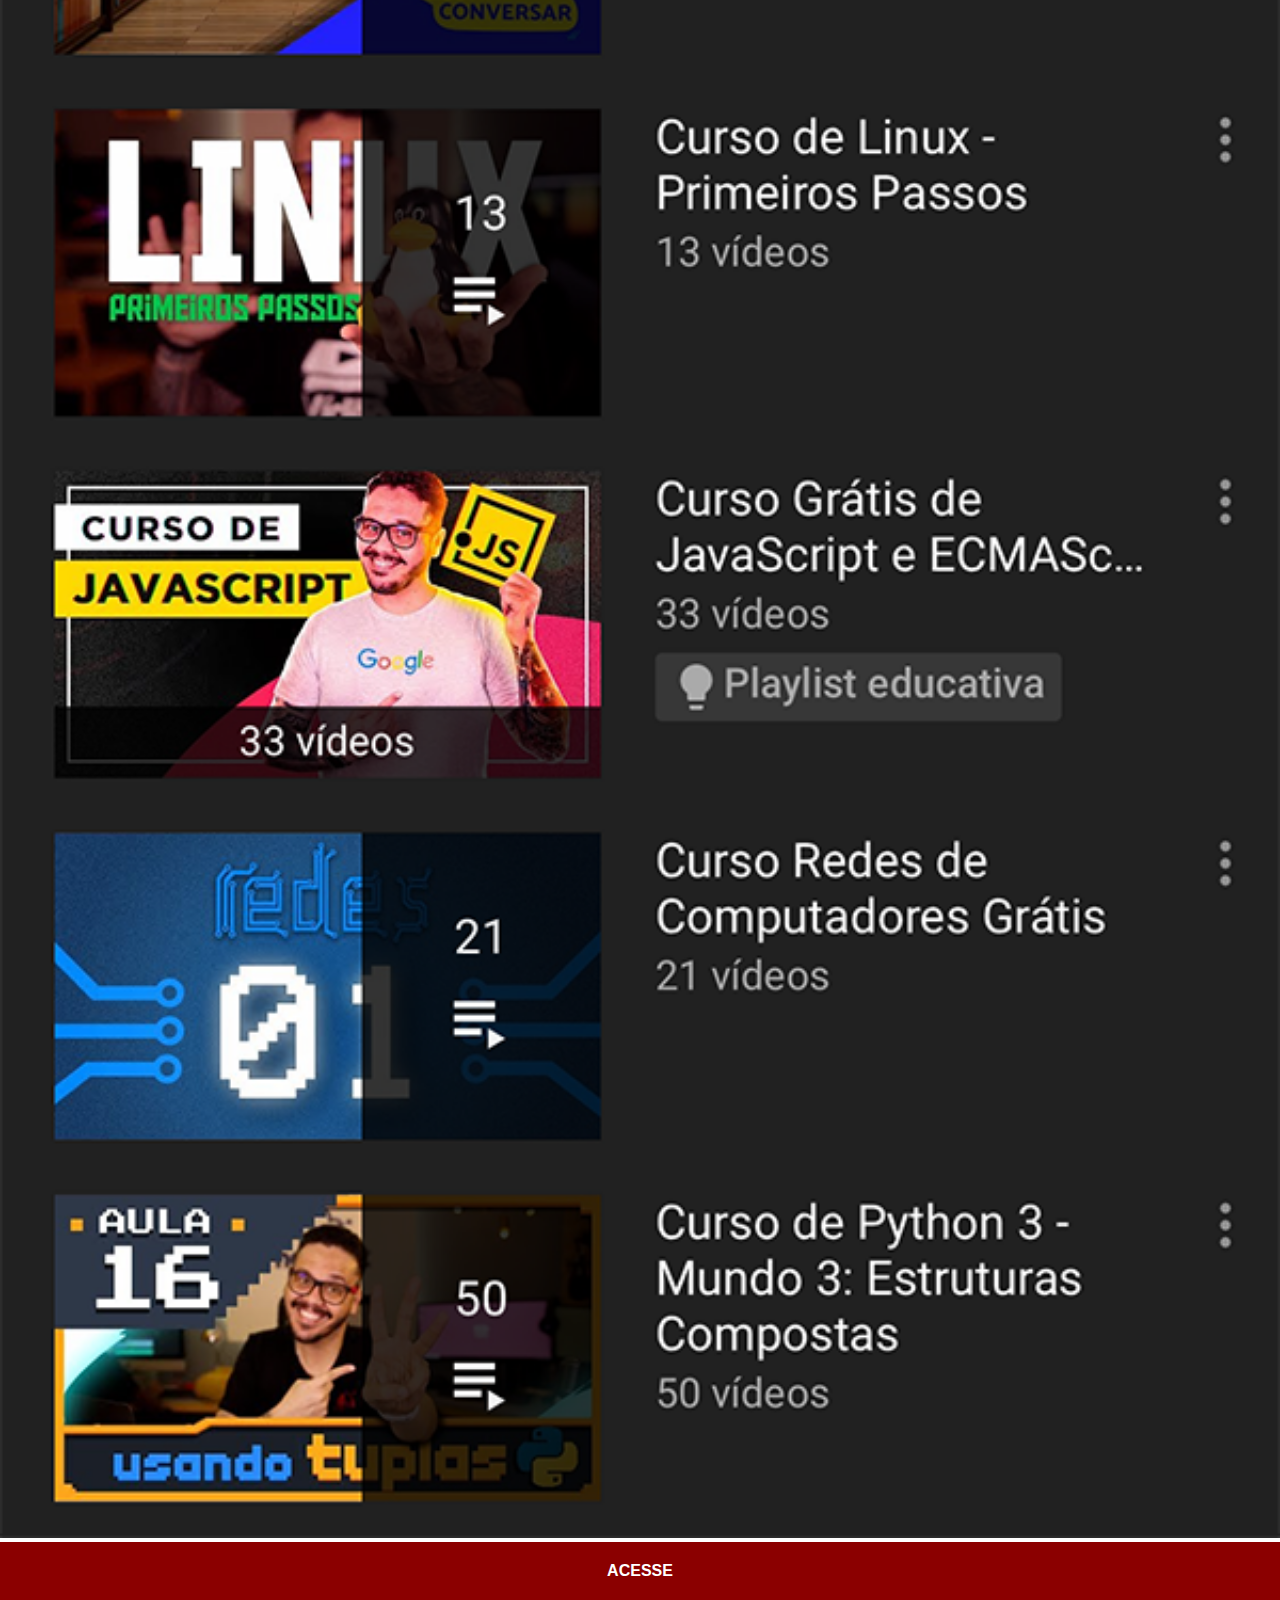
<file: yt.html>
<!DOCTYPE html>
<html lang="en">
  <head>
    <meta charset="UTF-8" />
    <meta name="viewport" content="width=device-width, initial-scale=1.0" />
    <title>Youtube</title>
    <link rel="stylesheet" href="./estilos/social-home.css" />
  </head>
  <body>
    <img src="./imagens/tela-youtube.png" alt="imagem do youtube" />
    <a href="https://youtube.com/cursoemvideo" target="_blank">ACESSE</a>
  </body>
</html>
</file>
<file: estilos/style.css>
@charset "UTF-8";

* {
  margin: 0;
  padding: 0;
  box-sizing: border-box;
  font-family: Arial, Helvetica, sans-serif;
}

html,
body {
  height: 100vh;
  width: 100vw;
  background-color: black;
}

body {
  background: url(../imagens/fundo-madeira.jpg) no-repeat top center;
  background-size: cover;
  background-attachment: fixed;
}

main {
  height: 100vh;
  position: relative;
}

section#telefone {
  position: absolute;
  top: 50%;
  left: 50%;
  transform: translate(-50%, -50%);
  height: 627px;
  width: 311px;
  background: url(../imagens/frame-iphone.png) no-repeat;
}

iframe#tela {
  position: relative;
  top: 80px;
  left: 22px;
  width: 269px;
  height: 471px;
}

section#redes-sociais {
  text-align: right;
}

section#redes-sociais img {
  width: 50px;
  margin: 8px;
  border-radius: 50%;
  box-shadow: 1px 1px 5px rgba(0, 0, 0, 0.637);
  box-sizing: border-box;
}

section#redes-sociais img:hover {
  border: 2px solid rgba(255, 255, 255, 0.301);
  transform: translate(-3px, -3px);
  box-shadow: 5px 5px 10px rgba(0, 0, 0, 0.623);
  transition: transform 200ms, border 100ms;
}
</file>
<file: estilos/social-home.css>
* {
  margin: 0;
  padding: 0;
  font-family: Arial, Helvetica, sans-serif;
}

::-webkit-scrollbar {
  width: 0;
  height: 0;
}

img {
  width: 100%;
}

a {
  display: block;
  background-color: darkred;
  color: white;
  padding: 20px;
  text-align: center;
  font-weight: bolder;
  text-decoration: none;
}
</file>
